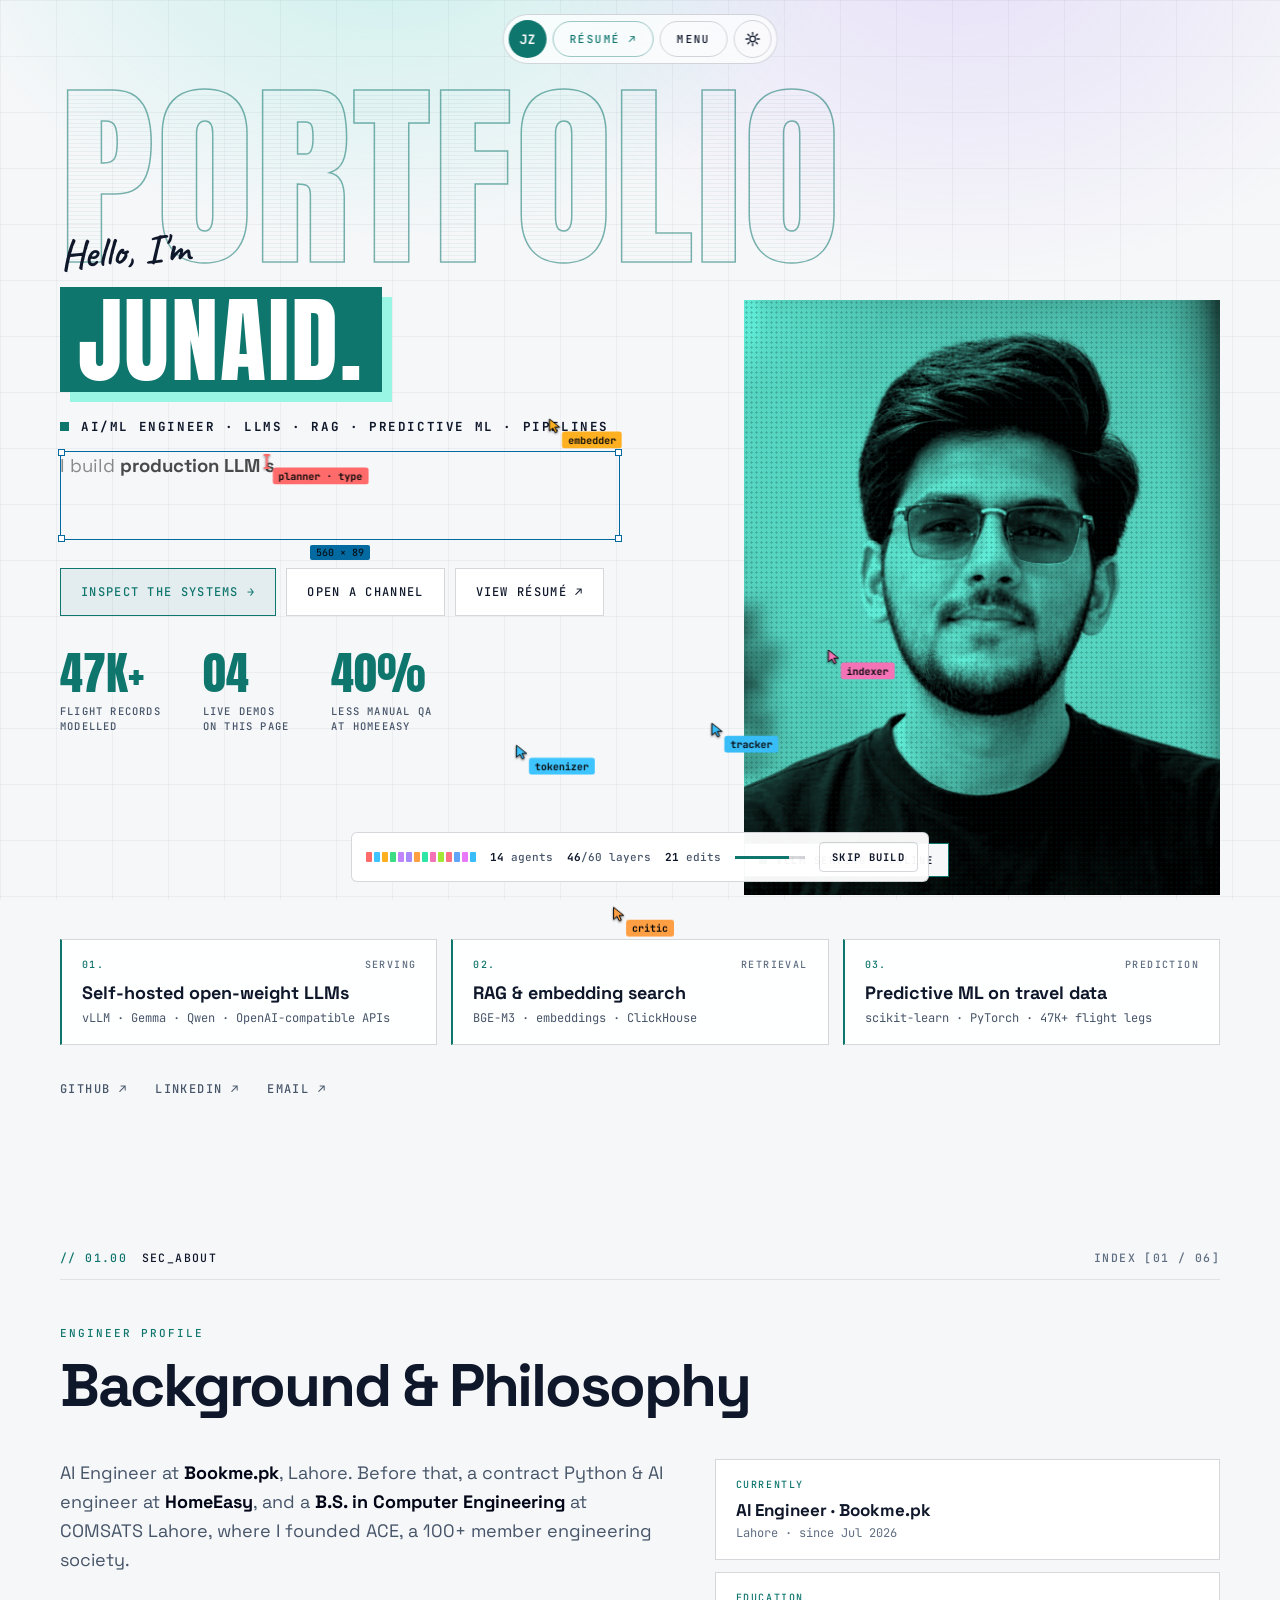
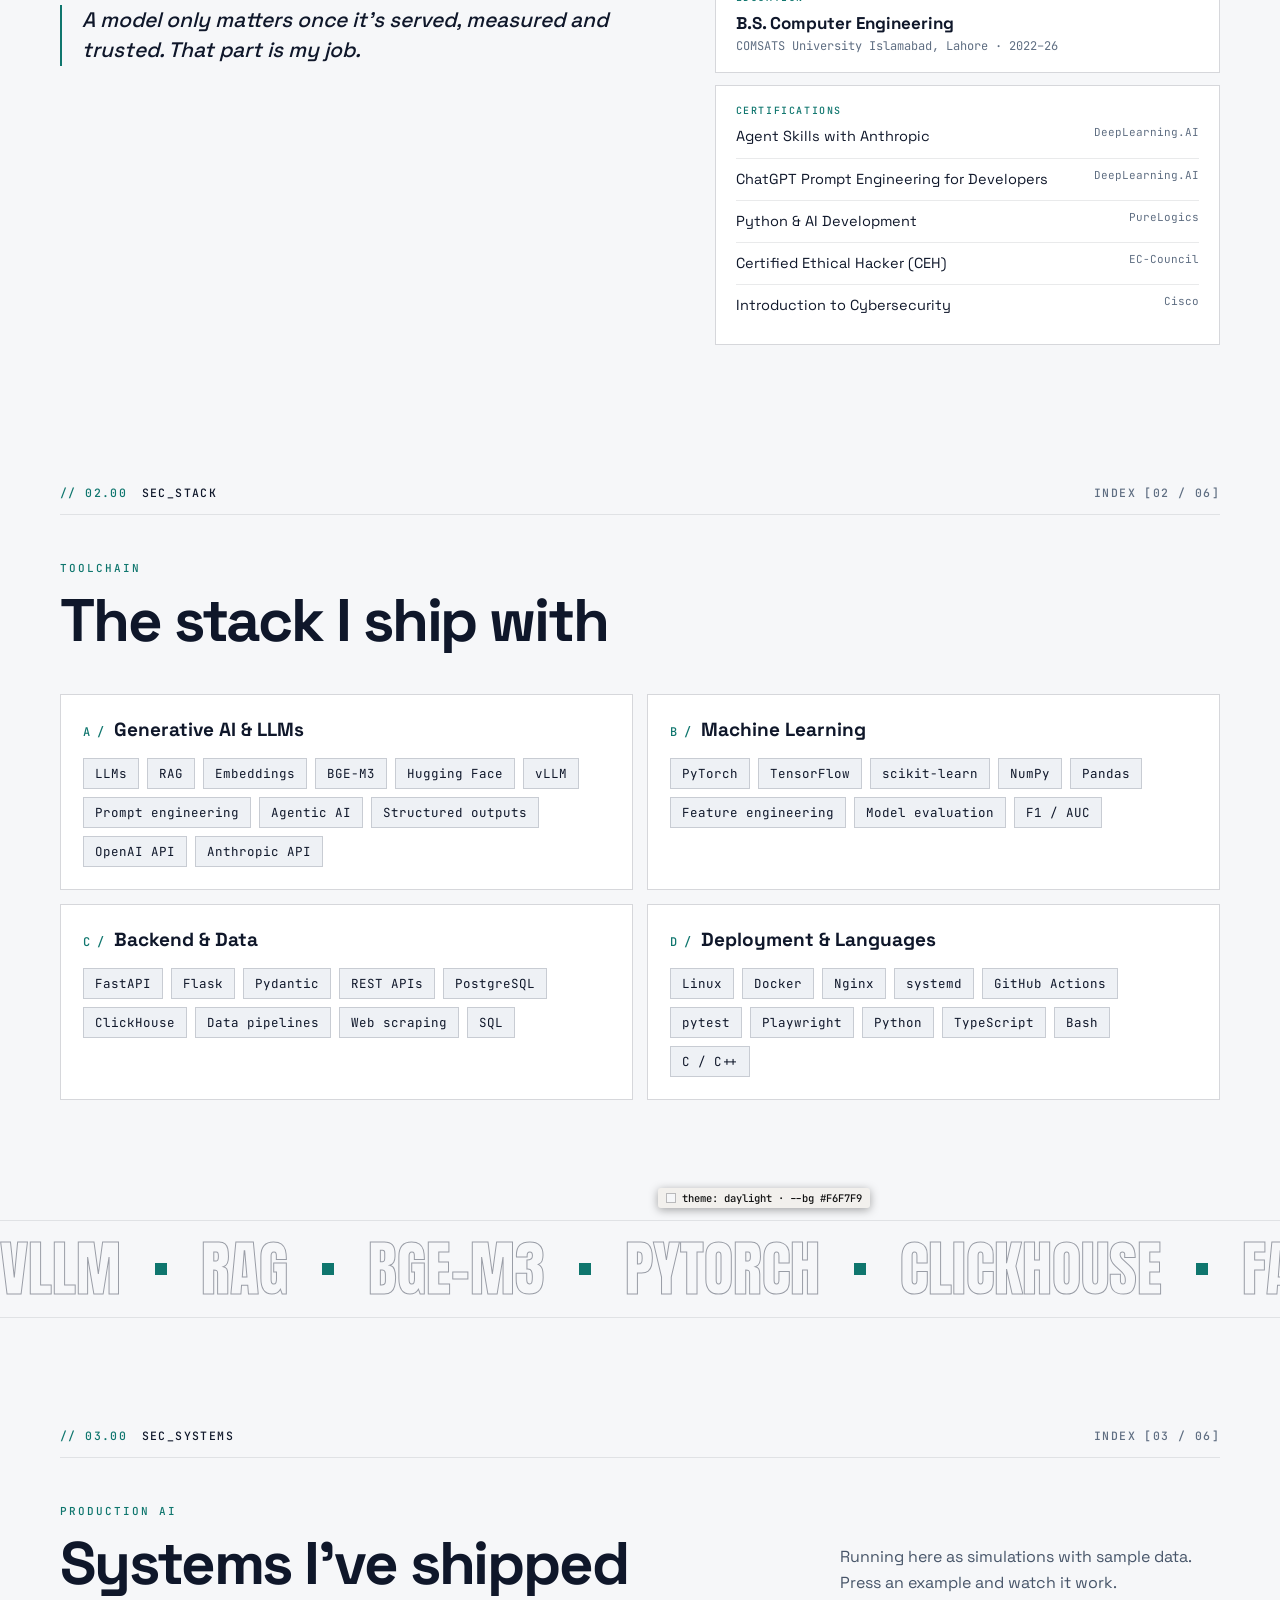
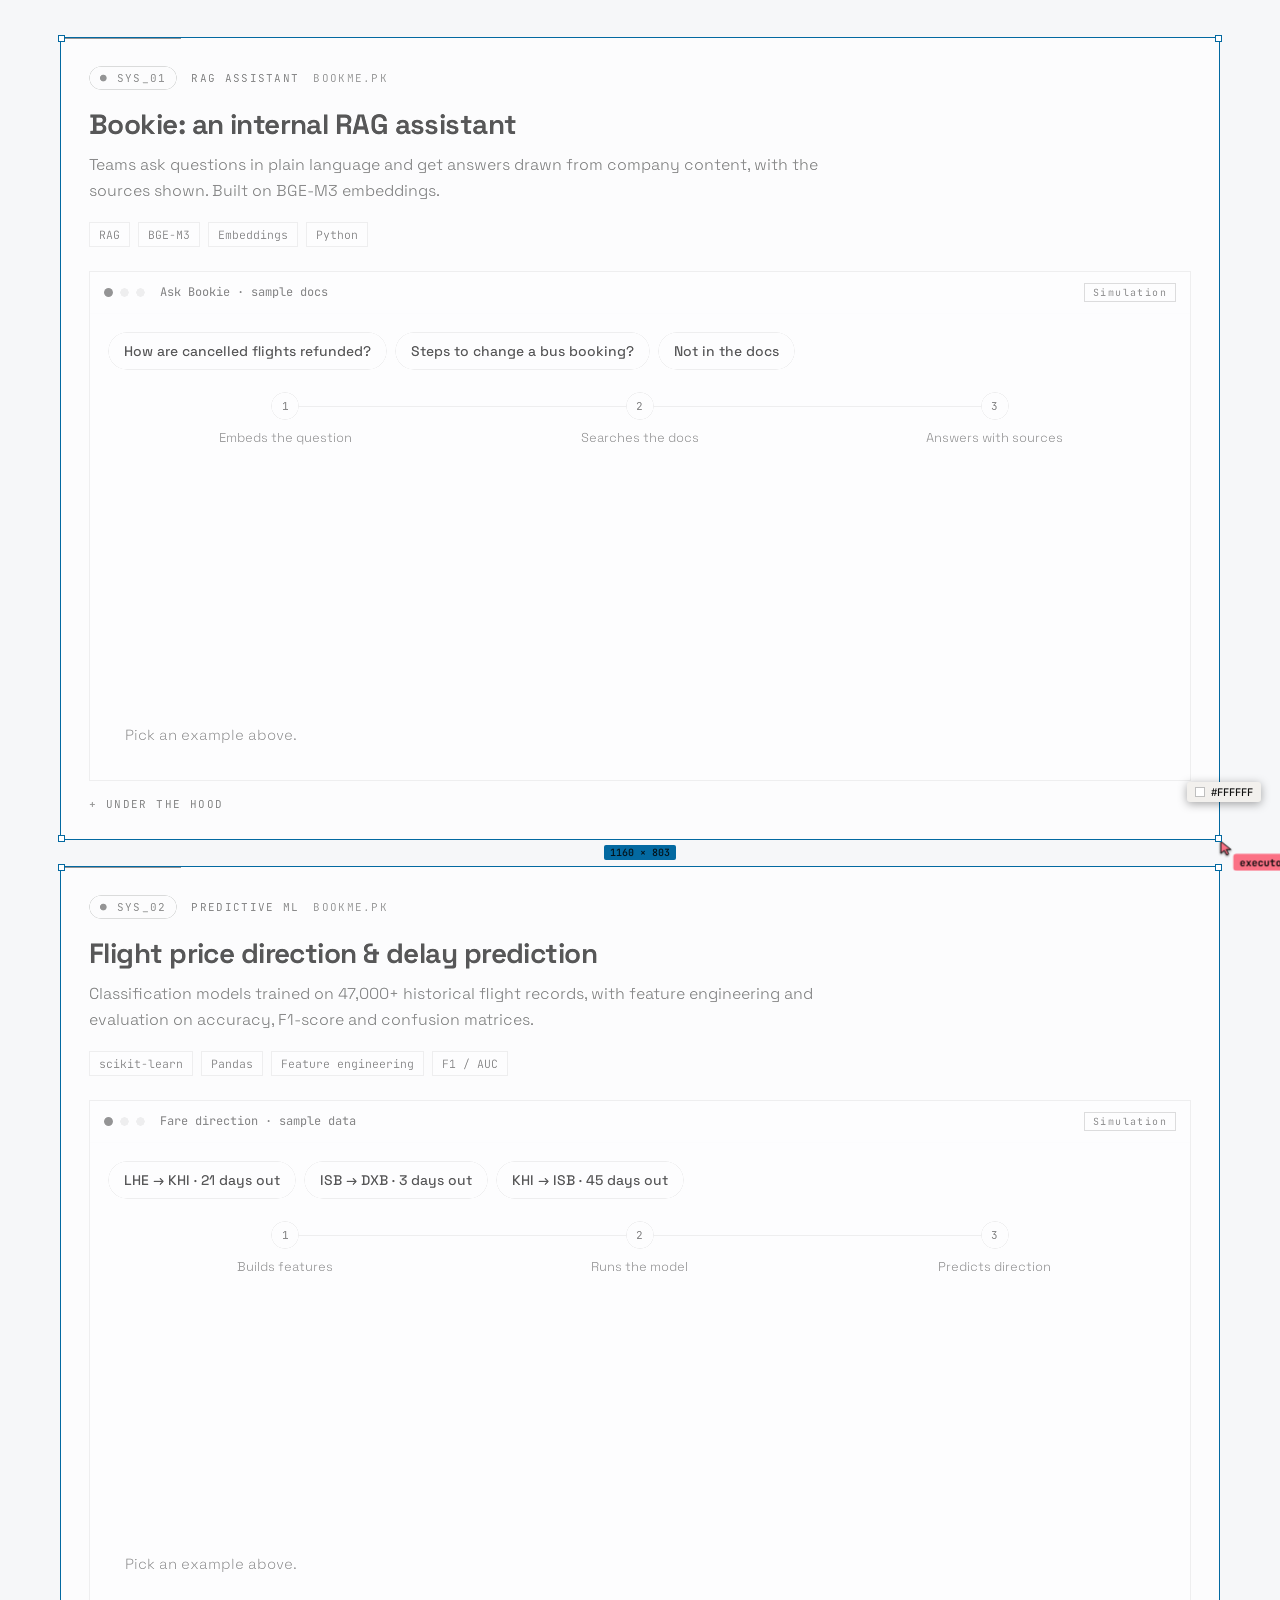
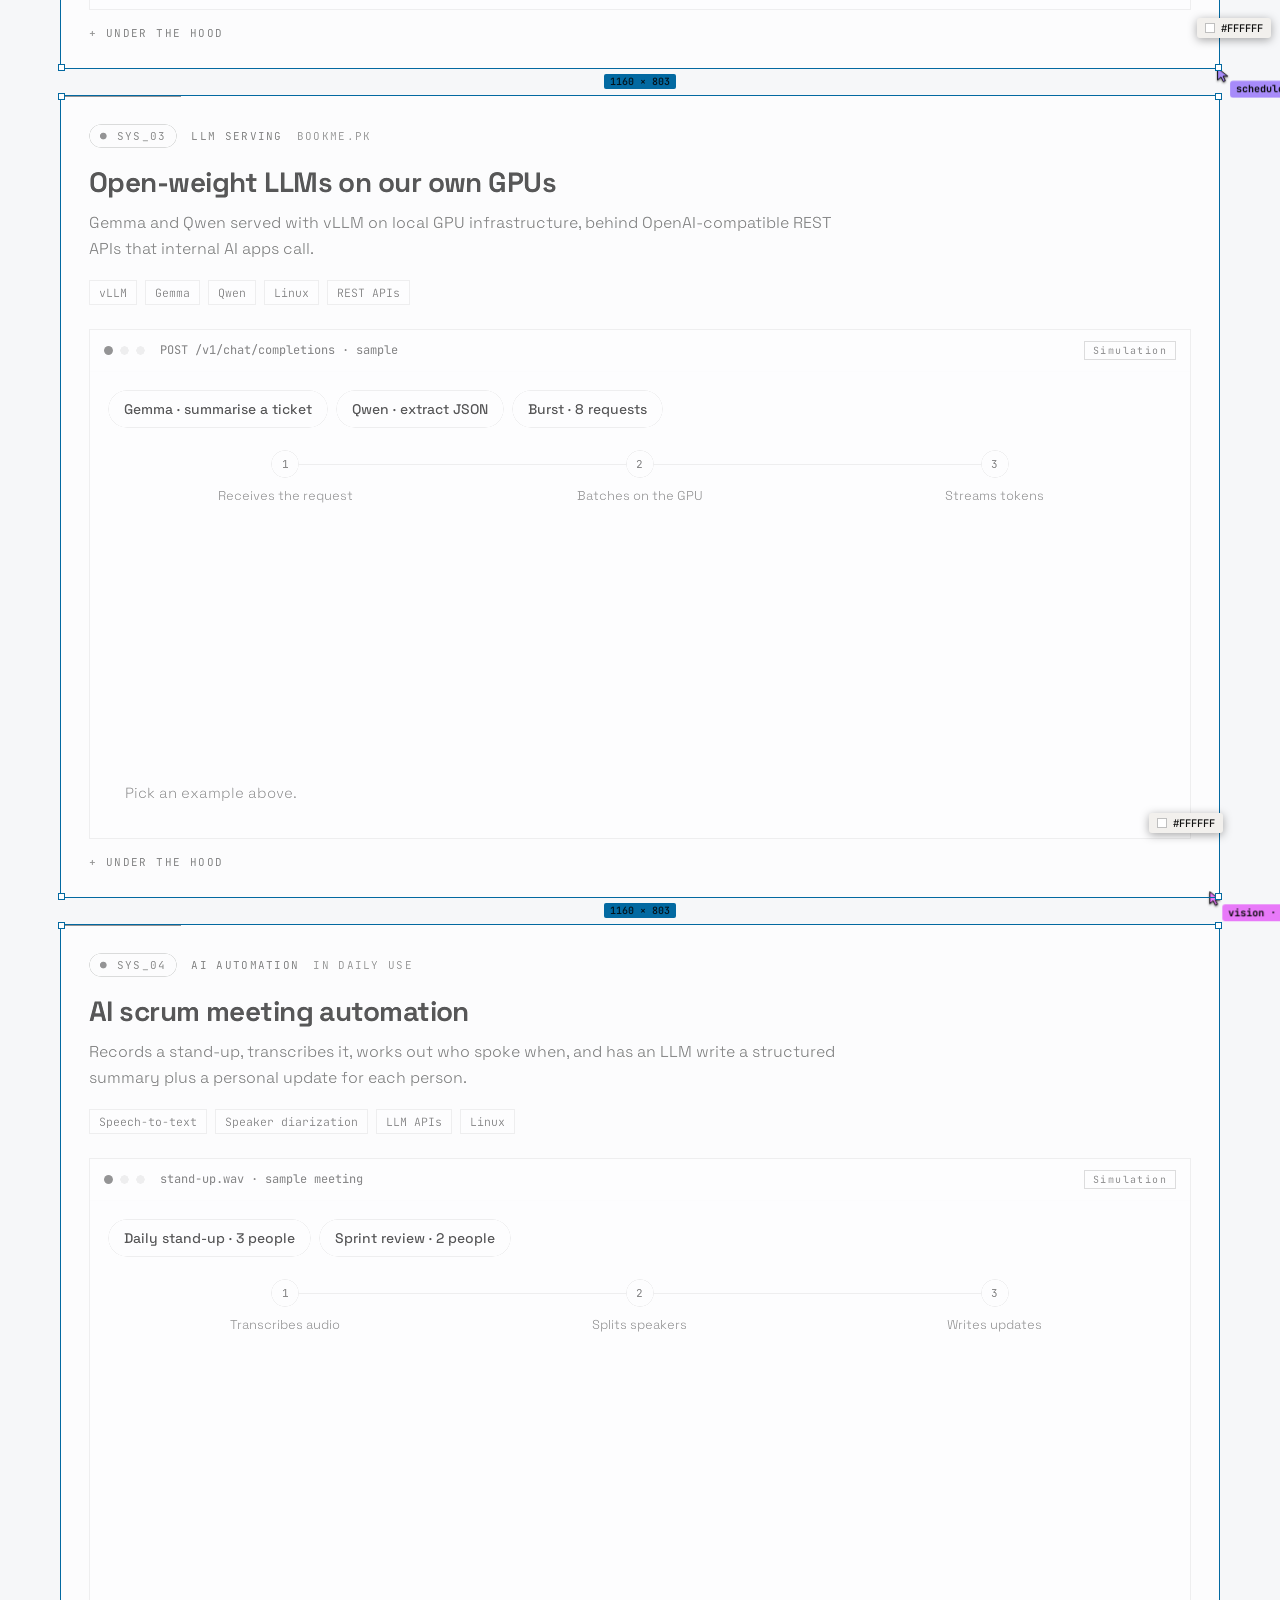
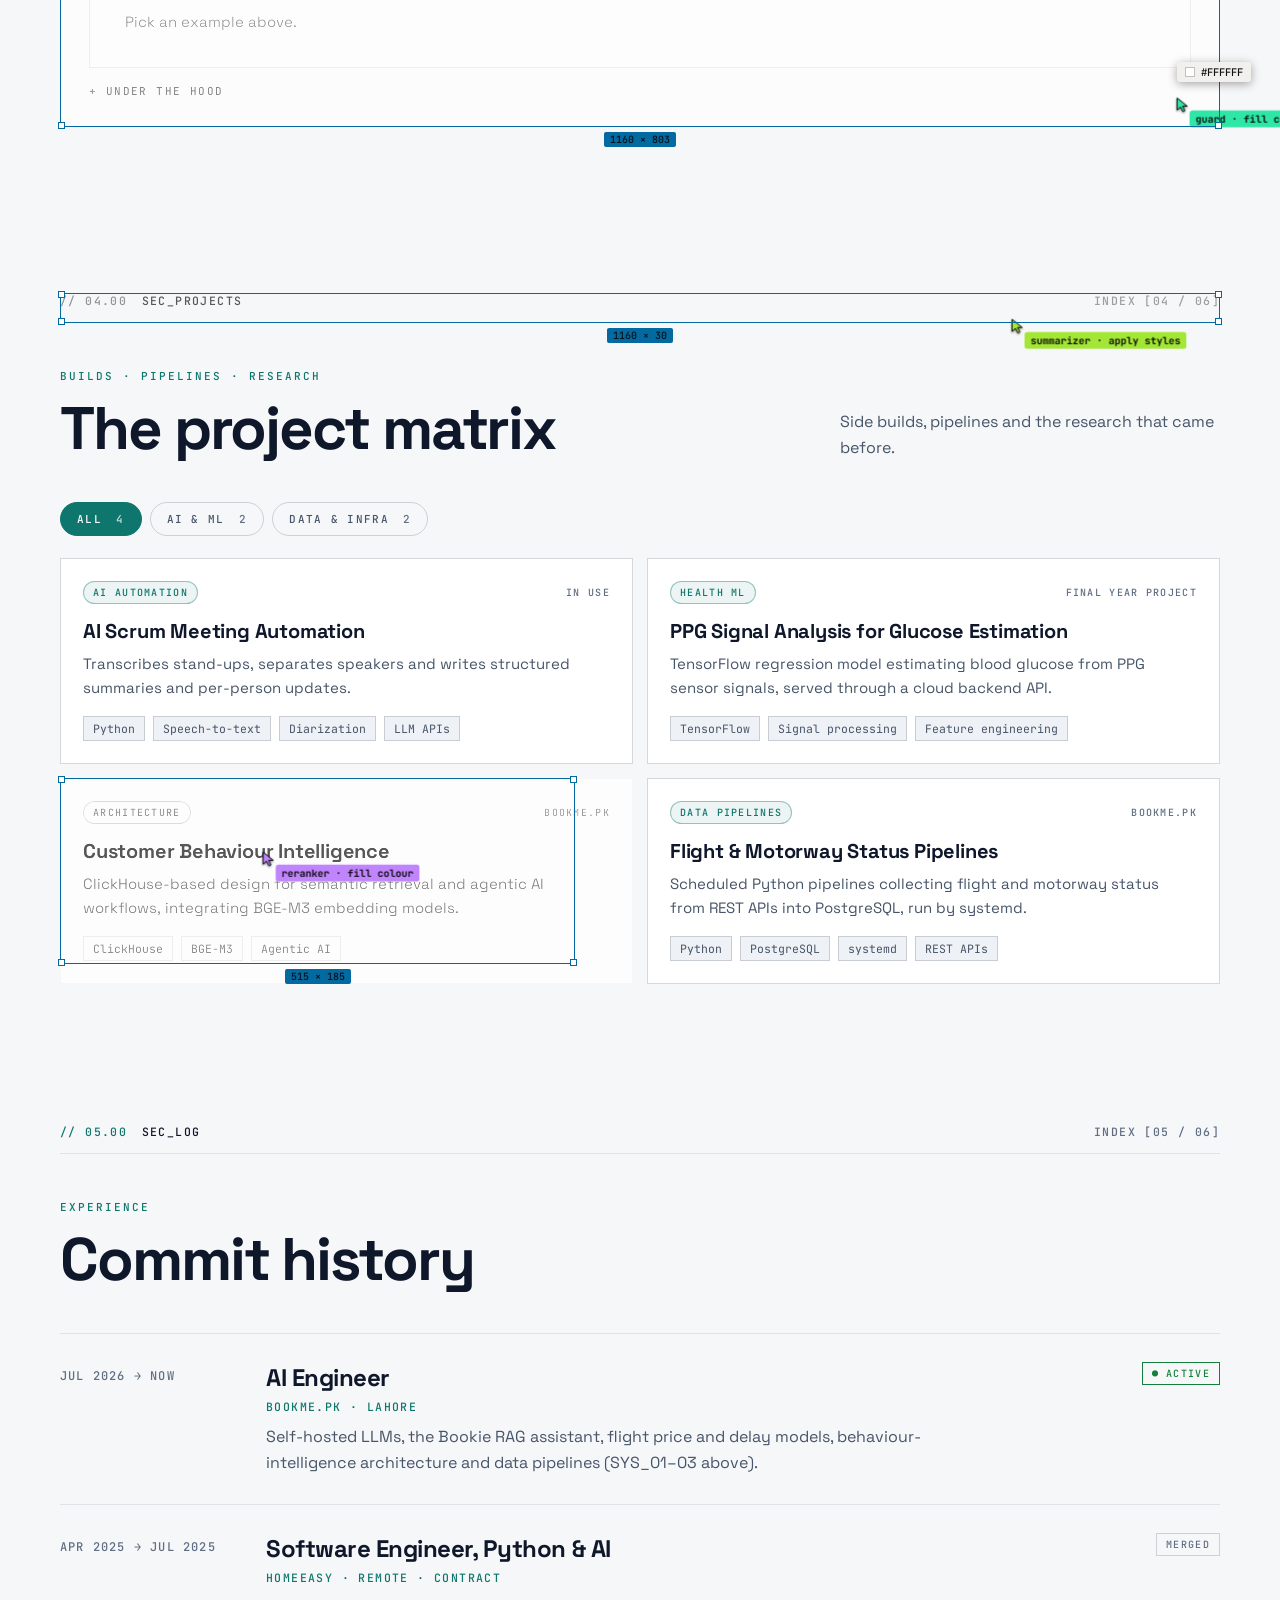
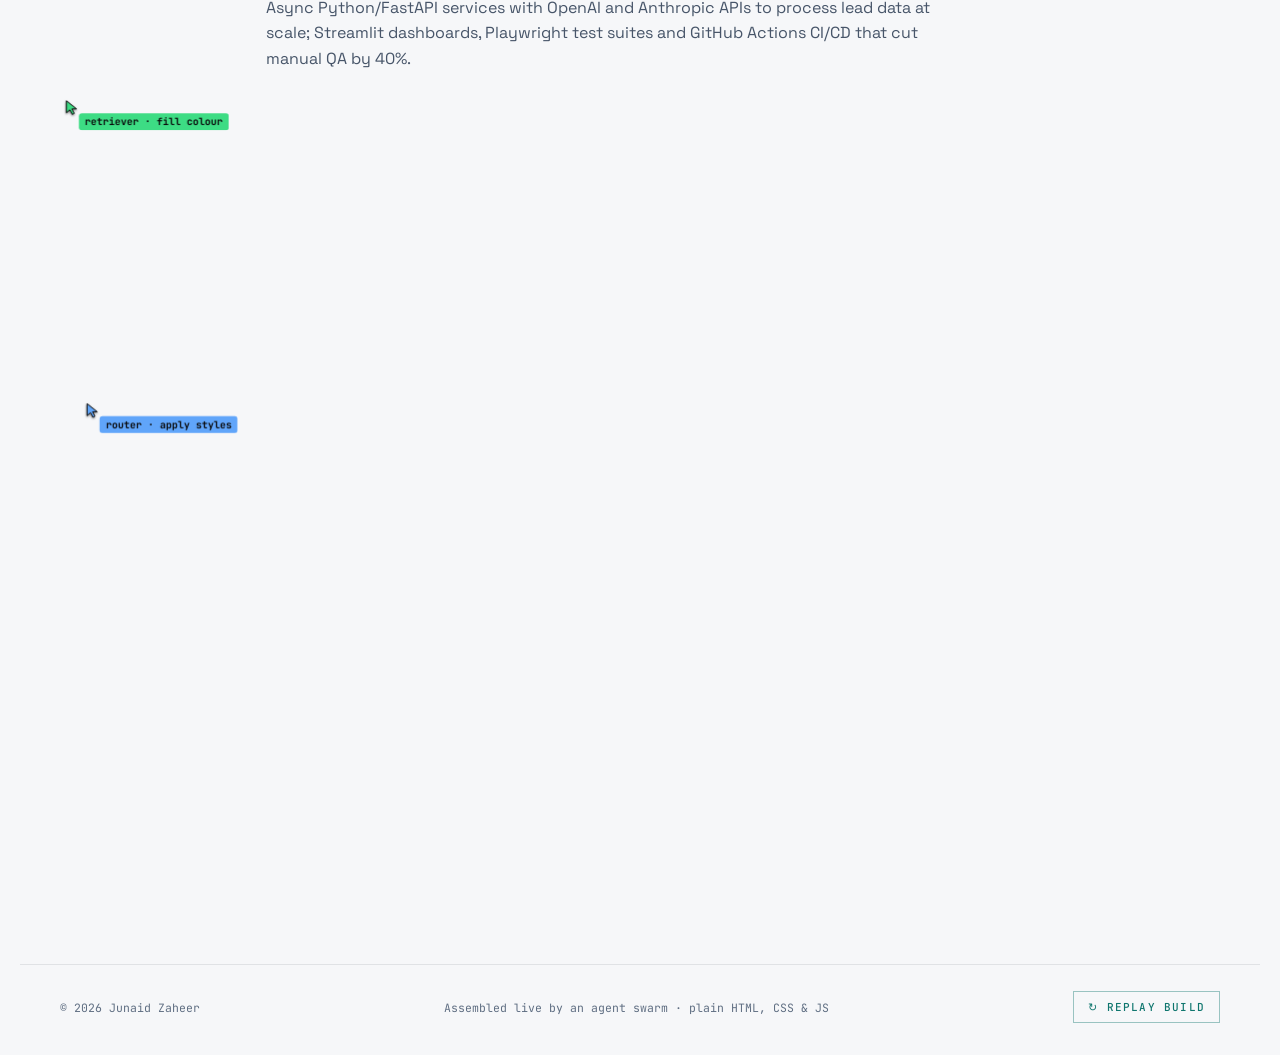
<file: index.html>
<!DOCTYPE html>
<html lang="en">
<head>
<meta charset="utf-8">
<meta name="viewport" content="width=device-width, initial-scale=1">
<title>Junaid Zaheer — AI / ML Engineer</title>
<meta name="description" content="Junaid Zaheer, AI/ML engineer in Lahore. Self-hosted LLMs, RAG assistants, predictive ML and data pipelines.">
<meta name="theme-color" content="#0a0a0b">
<link rel="icon" href="data:image/svg+xml,%3Csvg xmlns='http://www.w3.org/2000/svg' viewBox='0 0 64 64'%3E%3Ccircle cx='32' cy='32' r='32' fill='%23ff2d2d'/%3E%3Ctext x='32' y='42' font-family='monospace' font-weight='700' font-size='26' text-anchor='middle' fill='white'%3EJZ%3C/text%3E%3C/svg%3E">
<link rel="preconnect" href="https://fonts.googleapis.com">
<link rel="preconnect" href="https://fonts.gstatic.com" crossorigin>
<link href="https://fonts.googleapis.com/css2?family=Anton&family=Caveat:wght@600&family=JetBrains+Mono:wght@400;500;700&family=Space+Grotesk:wght@400;500;700&display=swap" rel="stylesheet">
<link rel="stylesheet" href="styles.css">
<script>
  // Pick the colour theme before first paint: saved choice, else the system's light/dark setting.
  (function () {
    var t; try { t = localStorage.getItem('jz-theme'); } catch (e) {}
    if (t !== 'midnight' && t !== 'daylight' && t !== 'signal') t = matchMedia('(prefers-color-scheme: light)').matches ? 'daylight' : 'midnight';
    document.documentElement.dataset.theme = t;
  })();
  // Start the swarm build before first paint, so the finished page never flashes first.
  if (!matchMedia('(prefers-reduced-motion: reduce)').matches) document.documentElement.classList.add('swarm-on', 'draft');
</script>
</head>
<body>
<a class="skip" href="#main">Skip to content</a>

<!-- ============ NAV ============ -->
<header class="nav" id="nav" data-layer="fill">
  <a class="nav-mark" href="#top" aria-label="Back to top">JZ</a>
  <a class="nav-cv" href="assets/Junaid-Zaheer-Resume.pdf" target="_blank" rel="noopener">Résumé ↗</a>
  <button class="nav-menu" id="menuBtn" type="button" aria-expanded="false" aria-controls="menuPanel">Menu</button>
  <button class="nav-theme" id="themeBtn" type="button" aria-label="Colour theme">
    <svg class="ic-midnight" viewBox="0 0 24 24" aria-hidden="true"><path d="M20 14.5A8 8 0 0 1 9.5 4a8 8 0 1 0 10.5 10.5z"/></svg>
    <svg class="ic-daylight" viewBox="0 0 24 24" aria-hidden="true"><circle cx="12" cy="12" r="4.2"/><path d="M12 2v3M12 19v3M2 12h3M19 12h3M4.9 4.9l2.1 2.1M17 17l2.1 2.1M4.9 19.1 7 17M17 7l2.1-2.1"/></svg>
    <svg class="ic-signal" viewBox="0 0 24 24" aria-hidden="true"><rect x="6" y="6" width="12" height="12"/></svg>
  </button>
  <nav class="menu-panel" id="menuPanel" aria-label="Sections" hidden>
    <a href="#about"><span>01</span>About</a>
    <a href="#stack"><span>02</span>Stack</a>
    <a href="#systems"><span>03</span>Systems</a>
    <a href="#lab"><span>04</span>Projects</a>
    <a href="#log"><span>05</span>Experience</a>
    <a href="#contact"><span>06</span>Contact</a>
  </nav>
</header>

<main id="main">

<!-- ============ HERO ============ -->
<section class="hero wrap" id="top">
  <div class="giant-wrap" data-layer><p class="giant" aria-hidden="true">PORTFOLIO</p></div>

  <div class="hero-grid">
    <div class="hero-copy">
      <p class="hello" data-layer="type">Hello, I'm</p>
      <h1 class="name" data-layer="fill"><span>JUNAID.</span></h1>
      <p class="role" data-layer="type"><i class="sq"></i>AI/ML Engineer · LLMs · RAG · Predictive ML · Pipelines</p>
      <p class="lead" data-layer="type">I build <strong>production LLM systems</strong> (self-hosted models, RAG assistants)
        and <strong>predictive models</strong> on real travel data, plus the pipelines that keep them fed.</p>
      <div class="cta" data-layer>
        <a class="btn btn-red" href="#systems">Inspect the systems →</a>
        <a class="btn" href="#contact">Open a channel</a>
        <a class="btn" href="assets/Junaid-Zaheer-Resume.pdf" target="_blank" rel="noopener">View résumé ↗</a>
      </div>
      <dl class="stats">
        <div data-layer><dt>47K+</dt><dd>flight records<br>modelled</dd></div>
        <div data-layer><dt>04</dt><dd>live demos<br>on this page</dd></div>
        <div data-layer><dt>40%</dt><dd>less manual QA<br>at HomeEasy</dd></div>
      </dl>
    </div>

    <figure class="portrait" data-layer="image">
      <img src="assets/portrait.webp" alt="Junaid Zaheer" width="600" height="600">
      <figcaption class="status"><i></i>vLLM serving · online</figcaption>
    </figure>
  </div>

  <div class="pillars">
    <article class="pillar" data-layer="fill">
      <p class="pillar-top"><span>01.</span><span>Serving</span></p>
      <h3>Self-hosted open-weight LLMs</h3>
      <p>vLLM · Gemma · Qwen · OpenAI-compatible APIs</p>
    </article>
    <article class="pillar" data-layer="fill">
      <p class="pillar-top"><span>02.</span><span>Retrieval</span></p>
      <h3>RAG &amp; embedding search</h3>
      <p>BGE-M3 · embeddings · ClickHouse</p>
    </article>
    <article class="pillar" data-layer="fill">
      <p class="pillar-top"><span>03.</span><span>Prediction</span></p>
      <h3>Predictive ML on travel data</h3>
      <p>scikit-learn · PyTorch · 47K+ flight legs</p>
    </article>
  </div>

  <ul class="socials" data-layer>
    <li><a href="https://github.com/Junii-2311" target="_blank" rel="noopener">GitHub ↗</a></li>
    <li><a href="https://linkedin.com/in/junaid-zaheer" target="_blank" rel="noopener">LinkedIn ↗</a></li>
    <li><a href="mailto:junaidzaheer2311@gmail.com">Email ↗</a></li>
  </ul>
</section>

<!-- ============ 01 ABOUT ============ -->
<section class="sec wrap" id="about">
  <div class="sec-label" data-layer><span><b>// 01.00</b> SEC_ABOUT</span><span>INDEX [01 / 06]</span></div>
  <p class="kicker" data-layer="type">Engineer profile</p>
  <h2 data-layer="type">Background &amp; Philosophy</h2>
  <div class="about-grid">
    <div class="about-copy">
      <p data-layer="type">AI Engineer at <strong>Bookme.pk</strong>, Lahore. Before that, a contract Python &amp; AI engineer at
        <strong>HomeEasy</strong>, and a <strong>B.S. in Computer Engineering</strong> at COMSATS Lahore, where I founded ACE,
        a 100+ member engineering society.</p>
      <blockquote data-layer="type">A model only matters once it's served, measured and trusted. That part is my job.</blockquote>
    </div>
    <div class="about-cards">
      <div class="info-card" data-layer="fill">
        <p class="info-label">Currently</p>
        <p class="info-title">AI Engineer · Bookme.pk</p>
        <p class="info-meta">Lahore · since Jul 2026</p>
      </div>
      <div class="info-card" data-layer="fill">
        <p class="info-label">Education</p>
        <p class="info-title">B.S. Computer Engineering</p>
        <p class="info-meta">COMSATS University Islamabad, Lahore · 2022–26</p>
      </div>
      <div class="info-card" data-layer="fill">
        <p class="info-label">Certifications</p>
        <ul class="certs">
          <li>Agent Skills with Anthropic <span>DeepLearning.AI</span></li>
          <li>ChatGPT Prompt Engineering for Developers <span>DeepLearning.AI</span></li>
          <li>Python &amp; AI Development <span>PureLogics</span></li>
          <li>Certified Ethical Hacker (CEH) <span>EC-Council</span></li>
          <li>Introduction to Cybersecurity <span>Cisco</span></li>
        </ul>
      </div>
    </div>
  </div>
</section>

<!-- ============ 02 STACK ============ -->
<section class="sec wrap" id="stack">
  <div class="sec-label" data-layer><span><b>// 02.00</b> SEC_STACK</span><span>INDEX [02 / 06]</span></div>
  <p class="kicker" data-layer="type">Toolchain</p>
  <h2 data-layer="type">The stack I ship with</h2>
  <div class="stack-grid">
    <div class="stack-card" data-layer="fill"><h3><span>A /</span>Generative AI &amp; LLMs</h3>
      <ul class="chips"><li>LLMs</li><li>RAG</li><li>Embeddings</li><li>BGE-M3</li><li>Hugging Face</li><li>vLLM</li><li>Prompt engineering</li><li>Agentic AI</li><li>Structured outputs</li><li>OpenAI API</li><li>Anthropic API</li></ul></div>
    <div class="stack-card" data-layer="fill"><h3><span>B /</span>Machine Learning</h3>
      <ul class="chips"><li>PyTorch</li><li>TensorFlow</li><li>scikit-learn</li><li>NumPy</li><li>Pandas</li><li>Feature engineering</li><li>Model evaluation</li><li>F1 / AUC</li></ul></div>
    <div class="stack-card" data-layer="fill"><h3><span>C /</span>Backend &amp; Data</h3>
      <ul class="chips"><li>FastAPI</li><li>Flask</li><li>Pydantic</li><li>REST APIs</li><li>PostgreSQL</li><li>ClickHouse</li><li>Data pipelines</li><li>Web scraping</li><li>SQL</li></ul></div>
    <div class="stack-card" data-layer="fill"><h3><span>D /</span>Deployment &amp; Languages</h3>
      <ul class="chips"><li>Linux</li><li>Docker</li><li>Nginx</li><li>systemd</li><li>GitHub Actions</li><li>pytest</li><li>Playwright</li><li>Python</li><li>TypeScript</li><li>Bash</li><li>C / C++</li></ul></div>
  </div>
</section>
<div class="ticker" data-layer aria-hidden="true">
  <div class="ticker-track">
    <span>vLLM</span><i></i><span>RAG</span><i></i><span>BGE-M3</span><i></i><span>PyTorch</span><i></i><span>ClickHouse</span><i></i><span>FastAPI</span><i></i><span>Gemma</span><i></i><span>Qwen</span><i></i><span>scikit-learn</span><i></i><span>PostgreSQL</span><i></i>
    <span>vLLM</span><i></i><span>RAG</span><i></i><span>BGE-M3</span><i></i><span>PyTorch</span><i></i><span>ClickHouse</span><i></i><span>FastAPI</span><i></i><span>Gemma</span><i></i><span>Qwen</span><i></i><span>scikit-learn</span><i></i><span>PostgreSQL</span><i></i>
  </div>
</div>

<!-- ============ 03 SYSTEMS ============ -->
<section class="sec wrap" id="systems">
  <div class="sec-label" data-layer><span><b>// 03.00</b> SEC_SYSTEMS</span><span>INDEX [03 / 06]</span></div>
  <div class="sys-head">
    <div>
      <p class="kicker" data-layer="type">Production AI</p>
      <h2 data-layer="type">Systems I've shipped</h2>
    </div>
    <p class="sys-sub" data-layer="type">Running here as simulations with sample data. Press an example and watch it work.</p>
  </div>

  <article class="system" data-layer="fill">
    <div class="sys-meta"><span class="sys-id">SYS_01</span><span>RAG assistant</span><span class="dim">Bookme.pk</span></div>
    <h3>Bookie: an internal RAG assistant</h3>
    <p>Teams ask questions in plain language and get answers drawn from company content, with the sources shown. Built on BGE-M3 embeddings.</p>
    <ul class="chips sm"><li>RAG</li><li>BGE-M3</li><li>Embeddings</li><li>Python</li></ul>
    <div class="demo" data-demo="rag"></div>
    <details class="hood"><summary>Under the hood</summary>
      <p>Documents are split into chunks and embedded with BGE-M3. A question is embedded the same way, the closest chunks are retrieved and handed to the LLM with an instruction to answer only from them and to cite them. If nothing relevant comes back, it says so instead of guessing.</p>
    </details>
  </article>

  <article class="system" data-layer="fill">
    <div class="sys-meta"><span class="sys-id">SYS_02</span><span>Predictive ML</span><span class="dim">Bookme.pk</span></div>
    <h3>Flight price direction &amp; delay prediction</h3>
    <p>Classification models trained on 47,000+ historical flight records, with feature engineering and evaluation on accuracy, F1-score and confusion matrices.</p>
    <ul class="chips sm"><li>scikit-learn</li><li>Pandas</li><li>Feature engineering</li><li>F1 / AUC</li></ul>
    <div class="demo" data-demo="fare"></div>
    <details class="hood"><summary>Under the hood</summary>
      <p>Each flight leg becomes a row of features (days to departure, weekday, recent fare movement, route and season signals). A classifier predicts whether the fare will rise, stay flat or drop, and is judged on held-out data with F1 and a confusion matrix, not just accuracy.</p>
    </details>
  </article>

  <article class="system" data-layer="fill">
    <div class="sys-meta"><span class="sys-id">SYS_03</span><span>LLM serving</span><span class="dim">Bookme.pk</span></div>
    <h3>Open-weight LLMs on our own GPUs</h3>
    <p>Gemma and Qwen served with vLLM on local GPU infrastructure, behind OpenAI-compatible REST APIs that internal AI apps call.</p>
    <ul class="chips sm"><li>vLLM</li><li>Gemma</li><li>Qwen</li><li>Linux</li><li>REST APIs</li></ul>
    <div class="demo" data-demo="serve"></div>
    <details class="hood"><summary>Under the hood</summary>
      <p>vLLM batches concurrent requests on the GPU and streams tokens back as they are generated. Because the API is OpenAI-compatible, an internal app can switch between models by changing one field.</p>
    </details>
  </article>

  <article class="system" data-layer="fill">
    <div class="sys-meta"><span class="sys-id">SYS_04</span><span>AI automation</span><span class="dim">In daily use</span></div>
    <h3>AI scrum meeting automation</h3>
    <p>Records a stand-up, transcribes it, works out who spoke when, and has an LLM write a structured summary plus a personal update for each person.</p>
    <ul class="chips sm"><li>Speech-to-text</li><li>Speaker diarization</li><li>LLM APIs</li><li>Linux</li></ul>
    <div class="demo" data-demo="scrum"></div>
    <details class="hood"><summary>Under the hood</summary>
      <p>Audio goes through speech-to-text, then speaker diarization splits the transcript by voice. An LLM turns each person's lines into a structured update (done, next, blockers) with a fixed output schema.</p>
    </details>
  </article>
  <noscript><p class="sys-sub">The demos need JavaScript.</p></noscript>
</section>

<!-- ============ 04 PROJECTS ============ -->
<section class="sec wrap" id="lab">
  <div class="sec-label" data-layer><span><b>// 04.00</b> SEC_PROJECTS</span><span>INDEX [04 / 06]</span></div>
  <div class="sys-head">
    <div>
      <p class="kicker" data-layer="type">Builds · pipelines · research</p>
      <h2 data-layer="type">The project matrix</h2>
    </div>
    <p class="sys-sub" data-layer="type">Side builds, pipelines and the research that came before.</p>
  </div>
  <div class="filters" data-layer role="group" aria-label="Filter projects">
    <button type="button" class="is-on" data-filter="all">All <span>4</span></button>
    <button type="button" data-filter="ai">AI &amp; ML <span>2</span></button>
    <button type="button" data-filter="data">Data &amp; infra <span>2</span></button>
  </div>
  <div class="matrix">
    <article class="proj" data-cat="ai" data-layer="fill">
      <div class="proj-top"><span class="tag">AI automation</span><span class="kind">In use</span></div>
      <h3>AI Scrum Meeting Automation</h3>
      <p>Transcribes stand-ups, separates speakers and writes structured summaries and per-person updates.</p>
      <ul class="chips sm"><li>Python</li><li>Speech-to-text</li><li>Diarization</li><li>LLM APIs</li></ul>
    </article>
    <article class="proj" data-cat="ai" data-layer="fill">
      <div class="proj-top"><span class="tag">Health ML</span><span class="kind">Final year project</span></div>
      <h3>PPG Signal Analysis for Glucose Estimation</h3>
      <p>TensorFlow regression model estimating blood glucose from PPG sensor signals, served through a cloud backend API.</p>
      <ul class="chips sm"><li>TensorFlow</li><li>Signal processing</li><li>Feature engineering</li></ul>
    </article>
    <article class="proj" data-cat="data" data-layer="fill">
      <div class="proj-top"><span class="tag">Architecture</span><span class="kind">Bookme.pk</span></div>
      <h3>Customer Behaviour Intelligence</h3>
      <p>ClickHouse-based design for semantic retrieval and agentic AI workflows, integrating BGE-M3 embedding models.</p>
      <ul class="chips sm"><li>ClickHouse</li><li>BGE-M3</li><li>Agentic AI</li></ul>
    </article>
    <article class="proj" data-cat="data" data-layer="fill">
      <div class="proj-top"><span class="tag">Data pipelines</span><span class="kind">Bookme.pk</span></div>
      <h3>Flight &amp; Motorway Status Pipelines</h3>
      <p>Scheduled Python pipelines collecting flight and motorway status from REST APIs into PostgreSQL, run by systemd.</p>
      <ul class="chips sm"><li>Python</li><li>PostgreSQL</li><li>systemd</li><li>REST APIs</li></ul>
    </article>
  </div>
</section>

<!-- ============ 05 EXPERIENCE ============ -->
<section class="sec wrap" id="log">
  <div class="sec-label" data-layer><span><b>// 05.00</b> SEC_LOG</span><span>INDEX [05 / 06]</span></div>
  <p class="kicker" data-layer="type">Experience</p>
  <h2 data-layer="type">Commit history</h2>
  <ol class="commits">
    <li data-layer="fill">
      <p class="c-date">Jul 2026 → now</p>
      <div class="c-body">
        <h3>AI Engineer</h3>
        <p class="c-org">Bookme.pk · Lahore</p>
        <p>Self-hosted LLMs, the Bookie RAG assistant, flight price and delay models, behaviour-intelligence architecture and data pipelines (SYS_01–03 above).</p>
      </div>
      <span class="c-state live">● Active</span>
    </li>
    <li data-layer="fill">
      <p class="c-date">Apr 2025 → Jul 2025</p>
      <div class="c-body">
        <h3>Software Engineer, Python &amp; AI</h3>
        <p class="c-org">HomeEasy · Remote · Contract</p>
        <p>Async Python/FastAPI services with OpenAI and Anthropic APIs to process lead data at scale; Streamlit dashboards, Playwright test suites and GitHub Actions CI/CD that cut manual QA by 40%.</p>
      </div>
      <span class="c-state">Merged</span>
    </li>
    <li data-layer="fill">
      <p class="c-date">2022 → 2026</p>
      <div class="c-body">
        <h3>President &amp; Founder, ACE</h3>
        <p class="c-org">Ambassadors of Computer Engineering · COMSATS Lahore</p>
        <p>Founded and led a 100+ member engineering society; organised technical workshops and mentored junior engineers.</p>
      </div>
      <span class="c-state">Merged</span>
    </li>
  </ol>
</section>

<!-- ============ 06 CONTACT ============ -->
<section class="sec wrap contact" id="contact">
  <div class="sec-label" data-layer><span><b>// 06.00</b> SEC_CONTACT</span><span>INDEX [06 / 06]</span></div>
  <p class="kicker center" data-layer="type">Open channel</p>
  <h2 class="big" data-layer="type">Let's put a model into production.</h2>
  <p class="contact-sub" data-layer="type">Building with LLMs, retrieval or predictive ML? Let's talk.</p>
  <div class="contact-cta" data-layer>
    <a class="mailbox" href="mailto:junaidzaheer2311@gmail.com"><i>✉</i>junaidzaheer2311@gmail.com</a>
    <a class="btn btn-solid" href="assets/Junaid-Zaheer-Resume.pdf" target="_blank" rel="noopener">View résumé ↗</a>
  </div>
  <ul class="socials center" data-layer>
    <li><a href="https://linkedin.com/in/junaid-zaheer" target="_blank" rel="noopener">LinkedIn ↗</a></li>
    <li><a href="https://github.com/Junii-2311" target="_blank" rel="noopener">GitHub ↗</a></li>
  </ul>
</section>
</main>

<footer class="foot wrap">
  <span>© <span id="yr">2026</span> Junaid Zaheer</span>
  <span>Assembled live by an agent swarm · plain HTML, CSS &amp; JS</span>
  <button type="button" class="replay" id="replay">↻ Replay build</button>
</footer>

<script src="script.js"></script>
</body>
</html>
</file>
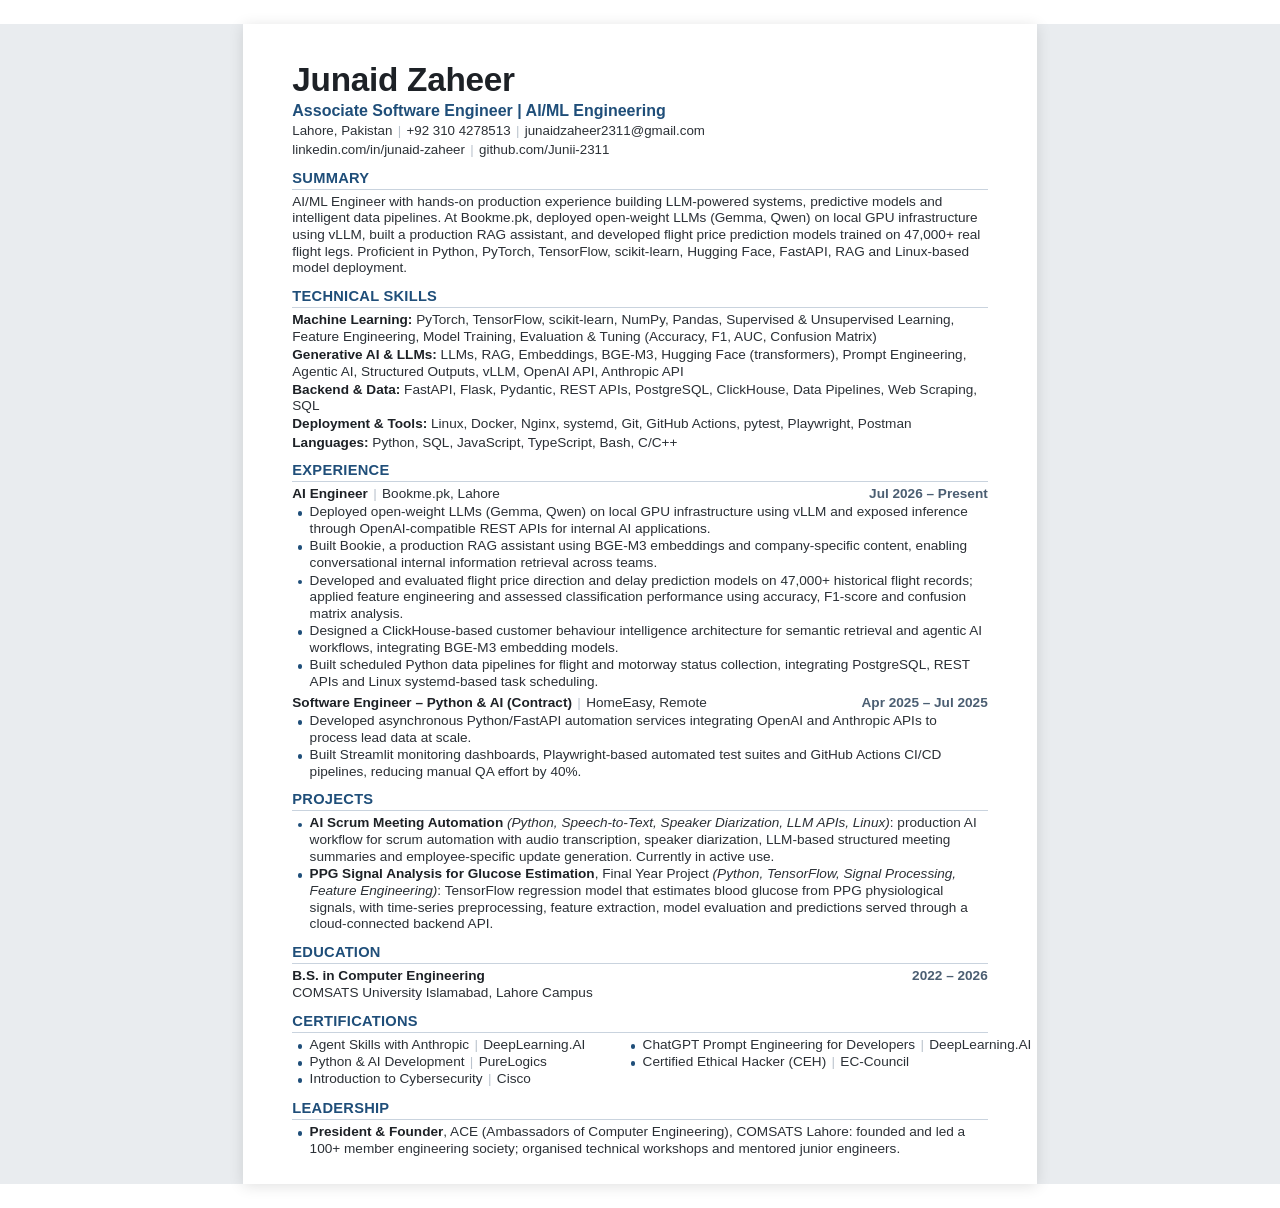
<file: resume/resume.html>
<!DOCTYPE html>
<html lang="en">
<head>
<meta charset="utf-8">
<title>Junaid Zaheer — Resume</title>
<style>
  @page { size: A4; margin: 0; }
  :root {
    --ink: #1d2126;
    --text: #2b3036;
    --muted: #5b6570;
    --sep: #b9c2cc;
    --accent: #1f4e79;
    --date: #4b5e72;
    --rule: #c9d3de;
  }
  * { box-sizing: border-box; margin: 0; padding: 0; }
  html, body { background: #fff; }
  body {
    font-family: Calibri, Carlito, "Segoe UI", Arial, sans-serif;
    font-size: 10.2pt;
    line-height: 1.23;
    color: var(--text);
    -webkit-print-color-adjust: exact;
    print-color-adjust: exact;
  }
  .page { width: 210mm; min-height: 297mm; padding: 10mm 13mm 7mm; }
  a { color: inherit; text-decoration: none; }
  a.lnk { color: var(--accent); }

  /* Header */
  h1 { font-size: 25pt; font-weight: 700; color: var(--ink); line-height: 1.05; letter-spacing: -0.2pt; }
  .title { font-size: 12pt; font-weight: 700; color: var(--accent); margin-top: 3pt; }
  .contact { color: var(--text); margin-top: 2pt; font-size: 10pt; }
  .contact .s { color: var(--sep); padding: 0 4pt; }

  /* Sections */
  h2 {
    font-size: 11pt; font-weight: 700; color: var(--accent); text-transform: uppercase;
    letter-spacing: 0.2pt; margin-top: 7.5pt; padding-bottom: 1.5pt;
    border-bottom: 1pt solid var(--rule); margin-bottom: 3pt;
  }
  p { margin: 0; }
  .skills div { margin-bottom: 1pt; }
  .skills b { color: var(--ink); }

  /* Entries */
  .entry { margin-top: 3pt; }
  .entry:first-of-type { margin-top: 0; }
  .row { display: flex; justify-content: space-between; align-items: baseline; gap: 10pt; }
  .row .l b { color: var(--ink); }
  .row .l .s { color: var(--sep); padding: 0 4pt; }
  .row .r { font-weight: 700; color: var(--date); white-space: nowrap; }
  .sub { color: var(--text); }

  ul { list-style: none; margin-top: 1pt; }
  li { position: relative; padding-left: 13pt; margin-bottom: 0.5pt; }
  li::before {
    content: ""; position: absolute; left: 4pt; top: 0.52em;
    width: 3.6pt; height: 3.6pt; border-radius: 50%; background: var(--accent);
  }
  li b { color: var(--ink); }
  li i { color: var(--text); }
  .certs { display: grid; grid-template-columns: max-content max-content; column-gap: 30pt; }
  .certs li .s { color: var(--sep); padding: 0 4pt; }

  @media screen {
    body { background: #e9ecef; }
    .page { margin: 24px auto; background: #fff; box-shadow: 0 2px 14px rgba(0,0,0,.12); }
  }
</style>
</head>
<body>
<div class="page">

  <header>
    <h1>Junaid Zaheer</h1>
    <div class="title">Associate Software Engineer | AI/ML Engineering</div>
    <div class="contact">
      Lahore, Pakistan<span class="s">|</span>+92 310 4278513<span class="s">|</span><a href="mailto:junaidzaheer2311@gmail.com">junaidzaheer2311@gmail.com</a>
    </div>
    <div class="contact">
      <a href="https://linkedin.com/in/junaid-zaheer">linkedin.com/in/junaid-zaheer</a><span class="s">|</span><a href="https://github.com/Junii-2311">github.com/Junii-2311</a>
    </div>
  </header>

  <h2>Summary</h2>
  <p>AI/ML Engineer with hands-on production experience building LLM-powered systems, predictive models and intelligent
  data pipelines. At Bookme.pk, deployed open-weight LLMs (Gemma, Qwen) on local GPU infrastructure using vLLM, built a
  production RAG assistant, and developed flight price prediction models trained on 47,000+ real flight legs. Proficient in
  Python, PyTorch, TensorFlow, scikit-learn, Hugging Face, FastAPI, RAG and Linux-based model deployment.</p>

  <h2>Technical Skills</h2>
  <div class="skills">
    <div><b>Machine Learning:</b> PyTorch, TensorFlow, scikit-learn, NumPy, Pandas, Supervised &amp; Unsupervised Learning, Feature Engineering, Model Training, Evaluation &amp; Tuning (Accuracy, F1, AUC, Confusion Matrix)</div>
    <div><b>Generative AI &amp; LLMs:</b> LLMs, RAG, Embeddings, BGE-M3, Hugging Face (transformers), Prompt Engineering, Agentic AI, Structured Outputs, vLLM, OpenAI API, Anthropic API</div>
    <div><b>Backend &amp; Data:</b> FastAPI, Flask, Pydantic, REST APIs, PostgreSQL, ClickHouse, Data Pipelines, Web Scraping, SQL</div>
    <div><b>Deployment &amp; Tools:</b> Linux, Docker, Nginx, systemd, Git, GitHub Actions, pytest, Playwright, Postman</div>
    <div><b>Languages:</b> Python, SQL, JavaScript, TypeScript, Bash, C/C++</div>
  </div>

  <h2>Experience</h2>
  <div class="entry">
    <div class="row"><span class="l"><b>AI Engineer</b><span class="s">|</span>Bookme.pk, Lahore</span><span class="r">Jul 2026 – Present</span></div>
    <ul>
      <li>Deployed open-weight LLMs (Gemma, Qwen) on local GPU infrastructure using vLLM and exposed inference through OpenAI-compatible REST APIs for internal AI applications.</li>
      <li>Built Bookie, a production RAG assistant using BGE-M3 embeddings and company-specific content, enabling conversational internal information retrieval across teams.</li>
      <li>Developed and evaluated flight price direction and delay prediction models on 47,000+ historical flight records; applied feature engineering and assessed classification performance using accuracy, F1-score and confusion matrix analysis.</li>
      <li>Designed a ClickHouse-based customer behaviour intelligence architecture for semantic retrieval and agentic AI workflows, integrating BGE-M3 embedding models.</li>
      <li>Built scheduled Python data pipelines for flight and motorway status collection, integrating PostgreSQL, REST APIs and Linux systemd-based task scheduling.</li>
    </ul>
  </div>
  <div class="entry">
    <div class="row"><span class="l"><b>Software Engineer – Python &amp; AI (Contract)</b><span class="s">|</span>HomeEasy, Remote</span><span class="r">Apr 2025 – Jul 2025</span></div>
    <ul>
      <li>Developed asynchronous Python/FastAPI automation services integrating OpenAI and Anthropic APIs to process lead data at scale.</li>
      <li>Built Streamlit monitoring dashboards, Playwright-based automated test suites and GitHub Actions CI/CD pipelines, reducing manual QA effort by 40%.</li>
    </ul>
  </div>

  <h2>Projects</h2>
  <ul>
    <li><b>AI Scrum Meeting Automation</b> <i>(Python, Speech-to-Text, Speaker Diarization, LLM APIs, Linux)</i>: production AI workflow for scrum automation with audio transcription, speaker diarization, LLM-based structured meeting summaries and employee-specific update generation. Currently in active use.</li>
    <li><b>PPG Signal Analysis for Glucose Estimation</b>, Final Year Project <i>(Python, TensorFlow, Signal Processing, Feature Engineering)</i>: TensorFlow regression model that estimates blood glucose from PPG physiological signals, with time-series preprocessing, feature extraction, model evaluation and predictions served through a cloud-connected backend API.</li>
  </ul>

  <h2>Education</h2>
  <div class="entry">
    <div class="row"><span class="l"><b>B.S. in Computer Engineering</b></span><span class="r">2022 – 2026</span></div>
    <div class="sub">COMSATS University Islamabad, Lahore Campus</div>
  </div>

  <h2>Certifications</h2>
  <ul class="certs">
    <li>Agent Skills with Anthropic<span class="s">|</span>DeepLearning.AI</li>
    <li>ChatGPT Prompt Engineering for Developers<span class="s">|</span>DeepLearning.AI</li>
    <li>Python &amp; AI Development<span class="s">|</span>PureLogics</li>
    <li>Certified Ethical Hacker (CEH)<span class="s">|</span>EC-Council</li>
    <li>Introduction to Cybersecurity<span class="s">|</span>Cisco</li>
  </ul>

  <h2>Leadership</h2>
  <ul>
    <li><b>President &amp; Founder</b>, ACE (Ambassadors of Computer Engineering), COMSATS Lahore: founded and led a 100+ member engineering society; organised technical workshops and mentored junior engineers.</li>
  </ul>

</div>
</body>
</html>
</file>
<file: styles.css>
/* =========================================================
   Junaid Zaheer — portfolio
   Blueprint layout in three themes (midnight, daylight, signal), built live by an agent swarm.
   ========================================================= */
/* Themes. Every colour on the page comes from these variables.
   :root        = Signal (the original red/black). Also the no-JavaScript fallback.
   midnight     = deep navy, teal accent, violet glow (default).
   daylight     = light mode of midnight. */
:root {
  --bg: #0a0a0b;
  --bg-2: #0e0e10;
  --panel: #121214;
  --panel-2: #18181b;
  --panel-a: rgba(18, 18, 20, 0.88);
  --glass: rgba(14, 14, 16, 0.78);
  --glass-2: rgba(14, 14, 16, 0.95);
  --line: rgba(255, 255, 255, 0.08);
  --line-2: rgba(255, 255, 255, 0.15);
  --grid: rgba(255, 255, 255, 0.035);
  --hatch: rgba(255, 255, 255, 0.06);
  --text: #f2f0ed;
  --strong: #fff;
  --muted: #a3a09b;
  --dim: #6f6c68;
  --accent: #ff2d2d;
  --accent-2: #d61e1e;
  --accent-soft: rgba(255, 45, 45, 0.1);
  --accent-line: rgba(255, 45, 45, 0.35);
  --accent-shadow: #5a0b0b;
  --on-accent: #fff;
  --bloom: radial-gradient(900px 600px at 50% -8%, rgba(255, 45, 45, 0.16), transparent 65%);
  --giant-stroke: rgba(255, 45, 45, 0.75);
  --giant-fill: rgba(255, 45, 45, 0.07);
  --ticker-stroke: rgba(242, 240, 237, 0.55);
  --portrait-bg: var(--accent);
  --portrait-ink: #4c0606;
  --halftone: rgba(0, 0, 0, 0.35);
  --shadow: 0 10px 40px -12px rgba(0, 0, 0, 0.8);
  --draft: #4d4d53;
  --cyan: #3ec5ff;
  --cyan-soft: rgba(62, 197, 255, 0.18);
  --green: #3ddc84;
  --green-soft: rgba(61, 220, 132, 0.08);
  --amber: #ffb020;
  --chip-ink: #000;
  --f-display: 'Anton', Impact, 'Arial Narrow', sans-serif;
  --f-sans: 'Space Grotesk', system-ui, -apple-system, 'Segoe UI', sans-serif;
  --f-mono: 'JetBrains Mono', ui-monospace, Consolas, monospace;
  --f-hand: 'Caveat', 'Segoe Print', cursive;
  --wrap: 1240px;
  --gutter: clamp(16px, 4vw, 40px);
  --ease: cubic-bezier(0.2, 0.7, 0.2, 1);
  color-scheme: dark;
}

/* Midnight: navy + teal, with a soft teal/violet aurora at the top. */
html[data-theme="midnight"] {
  --bg: #0b1120;
  --bg-2: #0e1527;
  --panel: #111a2e;
  --panel-2: #172238;
  --panel-a: rgba(17, 26, 46, 0.86);
  --glass: rgba(11, 17, 32, 0.72);
  --glass-2: rgba(11, 17, 32, 0.95);
  --line: rgba(148, 163, 184, 0.12);
  --line-2: rgba(148, 163, 184, 0.22);
  --grid: rgba(45, 212, 191, 0.045);
  --hatch: rgba(148, 163, 184, 0.08);
  --text: #e6edf3;
  --strong: #fff;
  --muted: #94a3b8;
  --dim: #7c8aa0;
  --accent: #2dd4bf;
  --accent-2: #5eead4;
  --accent-soft: rgba(45, 212, 191, 0.1);
  --accent-line: rgba(45, 212, 191, 0.38);
  --accent-shadow: #134e4a;
  --on-accent: #042f2e;
  --bloom: radial-gradient(700px 520px at 30% -10%, rgba(45, 212, 191, 0.16), transparent 65%),
           radial-gradient(700px 520px at 75% -6%, rgba(139, 92, 246, 0.16), transparent 65%);
  --giant-stroke: rgba(45, 212, 191, 0.7);
  --giant-fill: rgba(45, 212, 191, 0.07);
  --ticker-stroke: rgba(230, 237, 243, 0.45);
  --portrait-bg: #2dd4bf;
  --portrait-ink: #083d38;
  --halftone: rgba(4, 47, 46, 0.3);
  --shadow: 0 10px 40px -12px rgba(0, 0, 0, 0.75);
  --draft: #3f4552;
  --cyan: #38bdf8;
  --cyan-soft: rgba(56, 189, 248, 0.18);
  --green: #4ade80;
  --green-soft: rgba(74, 222, 128, 0.08);
  --amber: #fbbf24;
  --chip-ink: #04121a;
  color-scheme: dark;
}

/* Daylight: light mode. Darker teal so text and lines keep AA contrast on white. */
html[data-theme="daylight"] {
  --bg: #f6f7f9;
  --bg-2: #eef1f5;
  --panel: #ffffff;
  --panel-2: #eef1f5;
  --panel-a: rgba(255, 255, 255, 0.9);
  --glass: rgba(255, 255, 255, 0.75);
  --glass-2: rgba(255, 255, 255, 0.96);
  --line: rgba(15, 23, 42, 0.09);
  --line-2: rgba(15, 23, 42, 0.17);
  --grid: rgba(15, 23, 42, 0.045);
  --hatch: rgba(15, 23, 42, 0.06);
  --text: #0f172a;
  --strong: #020617;
  --muted: #475569;
  --dim: #5f6e82;
  --accent: #0f766e;
  --accent-2: #115e59;
  --accent-soft: rgba(15, 118, 110, 0.08);
  --accent-line: rgba(15, 118, 110, 0.4);
  --accent-shadow: #99f6e4;
  --on-accent: #fff;
  --bloom: radial-gradient(700px 520px at 30% -10%, rgba(45, 212, 191, 0.22), transparent 65%),
           radial-gradient(700px 520px at 75% -6%, rgba(139, 92, 246, 0.14), transparent 65%);
  --giant-stroke: rgba(15, 118, 110, 0.55);
  --giant-fill: rgba(15, 118, 110, 0.06);
  --ticker-stroke: rgba(15, 23, 42, 0.4);
  --portrait-bg: #5eead4;
  --portrait-ink: #0f766e;
  --halftone: rgba(4, 47, 46, 0.22);
  --shadow: 0 12px 34px -14px rgba(15, 23, 42, 0.3);
  --draft: #d4d7dd;
  --cyan: #0369a1;
  --cyan-soft: rgba(3, 105, 161, 0.14);
  --green: #15803d;
  --green-soft: rgba(21, 128, 61, 0.07);
  --amber: #b45309;
  --chip-ink: #fff;
  color-scheme: light;
}

* { box-sizing: border-box; margin: 0; padding: 0; }
html { overflow-x: clip; scroll-padding-top: 90px; }
html.smooth { scroll-behavior: smooth; }
body {
  background: var(--bg); color: var(--text);
  font: 400 16px/1.6 var(--f-sans);
  -webkit-font-smoothing: antialiased;
  overflow-x: clip;
  transition: background-color 0.9s ease;
}
/* blueprint grid + red bloom */
body::before {
  content: ""; position: fixed; inset: 0; z-index: -1; pointer-events: none;
  background:
    var(--bloom),
    linear-gradient(var(--grid) 1px, transparent 1px) 0 0 / 56px 56px,
    linear-gradient(90deg, var(--grid) 1px, transparent 1px) 0 0 / 56px 56px;
  transition: opacity 0.9s ease;
}
a { color: inherit; text-decoration: none; }
ul, ol { list-style: none; }
strong { color: var(--strong); font-weight: 700; }
button { font: inherit; color: inherit; background: none; border: 0; cursor: pointer; }
.wrap { max-width: var(--wrap); margin: 0 auto; padding: 0 var(--gutter); }
.skip { position: absolute; left: -999px; top: 10px; z-index: 300; background: var(--accent); color: var(--on-accent); padding: 8px 14px; }
.skip:focus { left: 10px; }
:focus-visible { outline: 2px solid var(--accent); outline-offset: 3px; }

/* ---------------------------------------------------------
   Nav: compact pill floating over the page
   --------------------------------------------------------- */
.nav {
  position: fixed; top: 14px; left: 50%; transform: translateX(-50%); z-index: 120;
  display: flex; align-items: center; gap: 6px; padding: 5px;
  border: 1px solid var(--line-2); border-radius: 999px;
  background: var(--glass); backdrop-filter: blur(14px);
  transition: box-shadow .3s, border-color .3s;
}
.nav.is-scrolled { box-shadow: var(--shadow); }
.nav-mark {
  width: 38px; height: 38px; border-radius: 50%; display: grid; place-items: center;
  background: var(--accent); color: var(--on-accent); font: 700 13px var(--f-mono);
}
.nav-cv, .nav-menu {
  font: 500 11px var(--f-mono); letter-spacing: 1.4px; text-transform: uppercase;
  padding: 10px 16px; border-radius: 999px; border: 1px solid var(--accent-line); color: var(--accent); white-space: nowrap;
  transition: background .2s, color .2s;
}
.nav-cv:hover { background: var(--accent); color: var(--on-accent); }
.nav-menu { border-color: var(--line-2); color: var(--text); }
.nav-menu[aria-expanded="true"] { border-color: var(--accent); }
.menu-panel {
  position: absolute; top: calc(100% + 10px); left: 50%; transform: translateX(-50%);
  width: min(300px, 86vw); padding: 6px; border: 1px solid var(--line-2); border-radius: 14px;
  background: var(--glass-2); backdrop-filter: blur(14px);
  display: flex; flex-direction: column;
}
.menu-panel[hidden] { display: none; }
.menu-panel a {
  display: flex; align-items: baseline; gap: 14px; padding: 12px 14px; border-radius: 9px;
  font: 700 17px var(--f-sans); border-bottom: 1px solid var(--line);
}
.menu-panel a:last-child { border-bottom: 0; }
.menu-panel a span { font: 500 10px var(--f-mono); color: var(--accent); }
.menu-panel a:hover { background: var(--panel-2); }

/* ---------------------------------------------------------
   Buttons
   --------------------------------------------------------- */
.btn {
  display: inline-flex; align-items: center; gap: 8px; white-space: nowrap;
  font: 500 12px var(--f-mono); letter-spacing: 1.3px; text-transform: uppercase;
  padding: 15px 20px; border: 1px solid var(--line-2); background: var(--panel); color: var(--text);
  transition: transform .2s var(--ease), background .2s, border-color .2s, color .2s;
}
.btn:hover { transform: translateY(-2px); border-color: var(--text); }
.btn-red { border-color: var(--accent); color: var(--accent); background: var(--accent-soft); }
.btn-red:hover { background: var(--accent); color: var(--on-accent); border-color: var(--accent); }
.btn-solid { background: var(--accent); border-color: var(--accent); color: var(--on-accent); }
.btn-solid:hover { background: var(--accent-2); border-color: var(--accent-2); }

/* ---------------------------------------------------------
   Hero
   --------------------------------------------------------- */
.hero { padding-top: 92px; padding-bottom: 40px; position: relative; }
.giant-wrap { position: relative; z-index: 0; line-height: 0.86; }
.giant {
  font: 400 220px/0.86 var(--f-display); letter-spacing: 0.01em; white-space: nowrap;
  color: transparent; -webkit-text-stroke: 1.5px var(--giant-stroke);
  background: repeating-linear-gradient(0deg, var(--giant-fill) 0 1px, transparent 1px 4px);
  -webkit-background-clip: text; background-clip: text;
  user-select: none;
}
.hero-grid {
  display: grid; grid-template-columns: 1.15fr 0.85fr; gap: 40px; align-items: start;
  margin-top: -2.2vw; position: relative; z-index: 1;
}
.hello { font: 600 clamp(30px, 3.2vw, 42px)/1 var(--f-hand); transform: rotate(-4deg); transform-origin: left; margin-bottom: 10px; }
.name { display: inline-block; margin-bottom: 26px; }
.name span {
  display: inline-block; background: var(--accent); color: var(--on-accent);
  font: 400 clamp(58px, 7.4vw, 104px)/1 var(--f-display); letter-spacing: 0.02em;
  padding: 6px 18px 4px; box-shadow: 10px 10px 0 var(--accent-shadow);
}
.role { font: 700 12.5px var(--f-mono); letter-spacing: 1.6px; text-transform: uppercase; display: flex; align-items: center; gap: 12px; }
.sq { width: 9px; height: 9px; background: var(--accent); display: inline-block; flex: none; }
.lead { color: var(--muted); font-size: clamp(16px, 1.45vw, 19px); max-width: 560px; margin-top: 16px; }
.cta { display: flex; flex-wrap: wrap; gap: 10px; margin-top: 28px; }
.stats { display: flex; gap: 42px; margin-top: 34px; }
.stats dt { font: 400 46px/1 var(--f-display); color: var(--accent); }
.stats dd { font: 500 10.5px/1.5 var(--f-mono); letter-spacing: 1.2px; text-transform: uppercase; color: var(--muted); margin-top: 8px; }

.portrait {
  position: relative; aspect-ratio: 4 / 5; overflow: hidden; background: var(--portrait-bg);
  margin-top: 64px; isolation: isolate;
}
.portrait img {
  position: absolute; inset: 0; width: 100%; height: 100%; object-fit: cover;
  filter: grayscale(1) contrast(1.25) brightness(1.05); mix-blend-mode: multiply; z-index: 1;
}
.portrait-fallback {
  position: absolute; inset: 0; display: grid; place-items: center;
  font: 400 clamp(120px, 16vw, 230px)/1 var(--f-display); color: var(--portrait-ink); mix-blend-mode: multiply;
}
.portrait::after { /* halftone dots over the duotone */
  content: ""; position: absolute; inset: 0; z-index: 2; pointer-events: none;
  background: radial-gradient(var(--halftone) 1px, transparent 1.4px) 0 0 / 5px 5px;
}
.status {
  position: absolute; left: 0; bottom: 18px; z-index: 3; display: flex; align-items: center; gap: 9px;
  background: var(--bg); border: 1px solid var(--accent); color: var(--text);
  font: 700 10.5px var(--f-mono); letter-spacing: 1.5px; text-transform: uppercase; padding: 9px 14px;
}
.status i { width: 8px; height: 8px; background: var(--accent); animation: pulse 1.6s infinite; }
@keyframes pulse { 50% { opacity: .25; } }

.pillars { display: grid; grid-template-columns: repeat(3, 1fr); gap: 14px; margin-top: 44px; }
.pillar {
  border: 1px solid var(--line-2); border-left: 2px solid var(--accent); background: var(--panel-a);
  padding: 18px 20px;
}
.pillar-top { display: flex; justify-content: space-between; font: 500 10px var(--f-mono); letter-spacing: 1.4px; text-transform: uppercase; color: var(--dim); }
.pillar-top span:first-child { color: var(--accent); }
.pillar h3 { font: 700 18px var(--f-sans); margin: 10px 0 6px; }
.pillar p:last-child { font: 400 12px var(--f-mono); color: var(--muted); }

.socials { display: flex; flex-wrap: wrap; gap: 28px; margin-top: 30px; }
.socials.center { justify-content: center; }
.socials a { font: 500 12px var(--f-mono); letter-spacing: 1.4px; text-transform: uppercase; color: var(--muted); transition: color .2s; }
.socials a:hover { color: var(--accent); }

/* ---------------------------------------------------------
   Section scaffolding
   --------------------------------------------------------- */
.sec { padding-top: 110px; padding-bottom: 30px; }
.sec-label {
  display: flex; justify-content: space-between; gap: 16px; padding-bottom: 14px; margin-bottom: 46px;
  border-bottom: 1px solid var(--line); font: 500 11.5px var(--f-mono); letter-spacing: 1.4px; color: var(--text);
}
.sec-label b { color: var(--accent); font-weight: 500; margin-right: 6px; }
.sec-label span:last-child { color: var(--dim); }
.kicker { font: 500 11px var(--f-mono); letter-spacing: 2px; text-transform: uppercase; color: var(--accent); margin-bottom: 14px; }
.kicker.center { text-align: center; }
.sec h2 { font: 700 clamp(36px, 5vw, 60px)/1.05 var(--f-sans); letter-spacing: -0.035em; margin-bottom: 42px; }
.dim { color: var(--dim); }

.chips { display: flex; flex-wrap: wrap; gap: 8px; }
.chips li {
  font: 400 12.5px var(--f-mono); padding: 6px 11px; border: 1px solid var(--line-2); background: var(--bg-2);
  transition: border-color .2s, color .2s;
}
.chips li:hover { border-color: var(--accent); color: var(--accent); }
.chips.sm li { font-size: 11.5px; padding: 4px 9px; color: var(--muted); }

/* About */
.about-grid { display: grid; grid-template-columns: 1.2fr 1fr; gap: 48px; }
.about-copy p { font-size: 18px; color: var(--muted); }
.about-copy blockquote {
  margin-top: 30px; padding-left: 20px; border-left: 2px solid var(--accent);
  font: italic 500 21px/1.45 var(--f-sans); color: var(--text);
}
.about-cards { display: grid; gap: 12px; }
.info-card { border: 1px solid var(--line-2); background: var(--panel); padding: 18px 20px; }
.info-label { font: 500 10px var(--f-mono); letter-spacing: 1.6px; text-transform: uppercase; color: var(--accent); margin-bottom: 8px; }
.info-title { font: 700 17px var(--f-sans); }
.info-meta { font: 400 12px var(--f-mono); color: var(--dim); margin-top: 4px; }
.certs li { display: flex; justify-content: space-between; gap: 14px; padding: 9px 0; border-top: 1px solid var(--line); font-size: 14.5px; }
.certs li:first-child { border-top: 0; padding-top: 0; }
.certs span { font: 400 11px var(--f-mono); color: var(--dim); white-space: nowrap; }

/* Stack */
.stack-grid { display: grid; grid-template-columns: repeat(2, 1fr); gap: 14px; }
.stack-card { border: 1px solid var(--line-2); background: var(--panel); padding: 22px; }
.stack-card h3 { font: 700 19px var(--f-sans); margin-bottom: 16px; }
.stack-card h3 span { font: 500 12px var(--f-mono); color: var(--accent); margin-right: 10px; }

.ticker { margin-top: 90px; border-block: 1px solid var(--line); overflow: hidden; padding: 18px 0; }
.ticker-track { display: flex; align-items: center; gap: 34px; width: max-content; animation: ticker 38s linear infinite; }
.ticker span { font: 400 60px/1 var(--f-display); text-transform: uppercase; color: transparent; -webkit-text-stroke: 1px var(--ticker-stroke); }
.ticker i { width: 12px; height: 12px; background: var(--accent); flex: none; }
@keyframes ticker { to { transform: translateX(-50%); } }

/* Systems */
.sys-head { display: flex; justify-content: space-between; align-items: end; gap: 30px; margin-bottom: 42px; }
.sys-head h2 { margin-bottom: 0; }
.sys-sub { color: var(--muted); max-width: 380px; }
.system {
  border: 1px solid var(--line-2); background: var(--panel-a); padding: 28px; margin-bottom: 26px; position: relative;
}
.system::before { content: ""; position: absolute; top: -1px; left: 0; width: 120px; height: 2px; background: var(--accent); }
.sys-meta { display: flex; flex-wrap: wrap; align-items: center; gap: 14px; font: 500 11px var(--f-mono); letter-spacing: 1.3px; text-transform: uppercase; color: var(--muted); }
.sys-id { color: var(--accent); border: 1px solid var(--accent-line); background: var(--accent-soft); padding: 4px 10px; border-radius: 999px; }
.sys-id::before { content: "● "; }
.system > h3 { font: 700 clamp(22px, 2.4vw, 28px) var(--f-sans); letter-spacing: -0.02em; margin: 16px 0 10px; }
.system > p { color: var(--muted); max-width: 760px; }
.system > .chips { margin: 18px 0 24px; }
.hood { margin-top: 16px; }
.hood summary { font: 500 11px var(--f-mono); letter-spacing: 1.4px; text-transform: uppercase; color: var(--muted); cursor: pointer; list-style: none; }
.hood summary::-webkit-details-marker { display: none; }
.hood summary::before { content: "+ "; color: var(--accent); }
.hood[open] summary::before { content: "− "; }
.hood p { color: var(--muted); margin-top: 10px; max-width: 820px; font-size: 15px; }

/* Demo frame */
.demo { border: 1px solid var(--line-2); background: var(--bg-2); }
.demo-bar { display: flex; align-items: center; gap: 7px; padding: 11px 14px; border-bottom: 1px solid var(--line); font: 500 12px var(--f-mono); color: var(--muted); }
.demo-bar i { width: 9px; height: 9px; border-radius: 50%; background: var(--line-2); }
.demo-bar i:first-child { background: var(--accent); }
.demo-bar b { font-weight: 500; margin-left: 8px; }
.demo-bar em { margin-left: auto; font-style: normal; font-size: 10px; letter-spacing: 1.4px; color: var(--accent); border: 1px solid var(--accent-line); padding: 2px 8px; }
.demo-body { padding: 18px; }
.examples { display: flex; flex-wrap: wrap; gap: 8px; }
.examples button {
  font: 500 14px var(--f-sans); padding: 9px 15px; border-radius: 999px; border: 1px solid var(--line-2); background: var(--panel-2);
  transition: border-color .2s, background .2s, color .2s;
}
.examples button:hover { border-color: var(--text); }
.examples button.is-on { border-color: var(--accent); background: var(--accent-soft); color: var(--strong); }
.steps { display: grid; grid-template-columns: repeat(3, 1fr); margin: 22px 0 18px; position: relative; }
.step { display: flex; flex-direction: column; align-items: center; gap: 8px; font-size: 13px; color: var(--dim); position: relative; text-align: center; }
.step::before { content: ""; position: absolute; top: 14px; left: -50%; width: 100%; height: 1px; background: var(--line-2); z-index: 0; }
.step:first-child::before { display: none; }
.step.done::before, .step.on::before { background: var(--green); }
.step b {
  width: 28px; height: 28px; border-radius: 50%; display: grid; place-items: center; position: relative; z-index: 1;
  border: 1px solid var(--line-2); background: var(--bg-2); font: 500 11px var(--f-mono); color: var(--muted);
}
.step.on { color: var(--text); }
.step.on b { border-color: var(--cyan); color: var(--cyan); animation: ring 1.2s infinite; }
.step.done { color: var(--text); }
.step.done b { background: var(--green); border-color: var(--green); color: var(--chip-ink); }
@keyframes ring { 50% { box-shadow: 0 0 0 6px var(--cyan-soft); } }
.stage { border: 1px solid var(--line); background: var(--bg); min-height: 230px; padding: 16px; position: relative; overflow: hidden; }
.ask { display: flex; justify-content: flex-end; margin-bottom: 14px; }
.ask span { background: var(--accent); color: var(--on-accent); padding: 9px 15px; border-radius: 16px 16px 4px 16px; font-size: 14px; max-width: 80%; animation: pop .35s var(--ease); }
@keyframes pop { from { transform: scale(.9); opacity: 0; } }
.result { margin-top: 12px; border: 1px solid var(--line); background: var(--panel); padding: 14px 16px; min-height: 54px; font-size: 15px; color: var(--muted); }
.result.idle::before { content: "Pick an example above."; color: var(--dim); }
.result .work { display: flex; align-items: center; gap: 10px; color: var(--cyan); }
.spin { width: 14px; height: 14px; border: 2px solid var(--cyan-soft); border-top-color: var(--cyan); border-radius: 50%; animation: spin .8s linear infinite; }
@keyframes spin { to { transform: rotate(360deg); } }
.result .ans { color: var(--text); }
.result .src { margin-top: 10px; display: flex; flex-wrap: wrap; gap: 8px; }
.result .src span { font: 400 11px var(--f-mono); color: var(--muted); border: 1px solid var(--line-2); padding: 3px 8px; }
.cite { color: var(--accent); font: 500 11px var(--f-mono); vertical-align: super; }

/* RAG: wall of files */
.files { display: grid; grid-template-columns: repeat(4, 1fr); gap: 8px; }
.file { border: 1px solid var(--line); background: var(--panel); padding: 10px 12px; font-size: 13.5px; transition: border-color .25s, background .25s, opacity .3s; position: relative; }
.file em { display: inline-block; font: 700 9.5px var(--f-mono); font-style: normal; padding: 2px 5px; margin-bottom: 6px; color: #fff; }
.file em.pdf { background: #c62f36; } .file em.doc { background: #2a5fd0; } .file em.xls { background: #2f9e5b; } .file em.ppt { background: #e5833a; }
.file.scan { border-color: var(--cyan); }
.file.hit { border-color: var(--green); background: var(--green-soft); }
.file.dim { opacity: .3; }
.file .score { position: absolute; top: 8px; right: 9px; font: 500 10px var(--f-mono); color: var(--green); }

/* Fare: features + probabilities */
.fare-grid { display: grid; grid-template-columns: 1.1fr 1fr; gap: 18px; }
.feat { display: grid; grid-template-columns: 150px 1fr 54px; align-items: center; gap: 10px; font-size: 13px; color: var(--muted); margin-bottom: 9px; }
.feat .bar { height: 6px; background: var(--panel-2); overflow: hidden; }
.feat .bar i { display: block; height: 100%; width: 0; background: var(--cyan); transition: width .6s var(--ease); }
.feat b { font: 500 11.5px var(--f-mono); color: var(--text); text-align: right; font-weight: 500; }
.spark { width: 100%; height: 110px; display: block; }
.spark path.line { fill: none; stroke: var(--accent); stroke-width: 2; stroke-dasharray: 600; stroke-dashoffset: 600; transition: stroke-dashoffset 1.2s var(--ease); }
.spark path.area { fill: url(#sparkFill); opacity: 0; transition: opacity .8s; }
.spark.drawn path.line { stroke-dashoffset: 0; }
.spark.drawn path.area { opacity: 1; }
.spark text { font: 400 10px var(--f-mono); fill: var(--dim); }
.probs { display: grid; gap: 6px; margin-top: 10px; }
.prob { display: grid; grid-template-columns: 70px 1fr 44px; align-items: center; gap: 10px; font: 500 11px var(--f-mono); color: var(--muted); }
.prob .bar { height: 8px; background: var(--panel-2); }
.prob .bar i { display: block; height: 100%; width: 0; background: var(--dim); transition: width .8s var(--ease); }
.prob.top .bar i { background: var(--accent); }
.prob.top { color: var(--text); }
.verdict { font: 400 30px/1 var(--f-display); letter-spacing: .03em; text-transform: uppercase; }
.verdict.up { color: var(--accent); } .verdict.down { color: var(--green); } .verdict.flat { color: var(--amber); }

/* Serve: client → vLLM → GPU */
.serve-grid { display: grid; grid-template-columns: 1fr 1.25fr; gap: 18px; }
.pipe { display: grid; grid-template-columns: auto 1fr auto; align-items: center; gap: 10px; margin-bottom: 14px; }
.node { border: 1px solid var(--line-2); background: var(--panel); padding: 10px 12px; font: 500 12px var(--f-mono); text-align: center; }
.node.hot { border-color: var(--accent); color: var(--accent); }
.wire { height: 2px; background: var(--line-2); position: relative; overflow: hidden; }
.wire.flow::after { content: ""; position: absolute; top: 0; left: -30%; width: 30%; height: 100%; background: var(--cyan); animation: flow .7s linear infinite; }
@keyframes flow { to { left: 100%; } }
.queue { display: flex; gap: 5px; flex-wrap: wrap; min-height: 22px; margin-bottom: 14px; }
.queue span { font: 500 10px var(--f-mono); padding: 3px 6px; border: 1px solid var(--line-2); color: var(--muted); animation: pop .25s var(--ease); }
.queue span.run { border-color: var(--cyan); color: var(--cyan); }
.queue span.ok { border-color: var(--green); color: var(--green); }
.meter { margin-bottom: 10px; font: 500 11px var(--f-mono); color: var(--muted); }
.meter .bar { height: 8px; background: var(--panel-2); margin-top: 5px; }
.meter .bar i { display: block; height: 100%; width: 4%; background: var(--accent); transition: width .4s var(--ease); }
.metrics { display: grid; grid-template-columns: repeat(3, 1fr); gap: 8px; }
.metrics div { border: 1px solid var(--line); padding: 8px 10px; }
.metrics b { display: block; font: 400 22px/1 var(--f-display); color: var(--text); }
.metrics span { font: 500 9.5px var(--f-mono); letter-spacing: 1px; text-transform: uppercase; color: var(--dim); }
.req { font: 400 12px/1.6 var(--f-mono); color: var(--muted); background: var(--panel); border: 1px solid var(--line); padding: 10px 12px; white-space: pre-wrap; margin-bottom: 10px; }
.req .k { color: var(--cyan); } .req .s { color: var(--amber); }
.stream { font-size: 14.5px; color: var(--text); min-height: 90px; }
.caret-b { display: inline-block; width: 7px; height: 1em; background: var(--accent); vertical-align: -2px; animation: blink 1s steps(1) infinite; }
@keyframes blink { 50% { opacity: 0; } }

/* Scrum: waveform → transcript → updates */
.wave { display: flex; align-items: center; gap: 3px; height: 46px; margin-bottom: 14px; }
.wave i { flex: 1; background: var(--line-2); height: 10%; border-radius: 2px; transition: height .15s, background .2s; }
.wave.live i { background: var(--accent); }
.lines { display: grid; gap: 6px; margin-bottom: 12px; }
.lines p { font-size: 13.5px; color: var(--muted); animation: pop .3s var(--ease); }
.lines p b { font: 700 10px var(--f-mono); padding: 2px 7px; margin-right: 8px; color: var(--chip-ink); }
.who-a { background: var(--cyan); } .who-b { background: var(--amber); } .who-c { background: var(--green); }
.updates { display: grid; grid-template-columns: repeat(3, 1fr); gap: 8px; }
.upd { border: 1px solid var(--line-2); background: var(--panel); padding: 10px 12px; font-size: 12.5px; color: var(--muted); animation: pop .35s var(--ease); }
.upd h4 { font: 700 14px var(--f-sans); color: var(--text); margin-bottom: 6px; display: flex; align-items: center; gap: 8px; }
.upd h4 i { width: 8px; height: 8px; }
.upd p { margin-top: 3px; }
.upd p span { font: 500 9.5px var(--f-mono); text-transform: uppercase; letter-spacing: 1px; color: var(--dim); margin-right: 6px; }

/* Projects */
.filters { display: flex; flex-wrap: wrap; gap: 8px; margin-bottom: 22px; }
.filters button {
  font: 500 11px var(--f-mono); letter-spacing: 1.3px; text-transform: uppercase;
  padding: 9px 16px; border: 1px solid var(--line-2); border-radius: 999px; color: var(--muted);
  transition: all .2s;
}
.filters button span { color: var(--dim); margin-left: 6px; }
.filters button.is-on { background: var(--accent); border-color: var(--accent); color: var(--on-accent); }
.filters button.is-on span { color: var(--on-accent); opacity: .75; }
.matrix { display: grid; grid-template-columns: repeat(2, 1fr); gap: 14px; }
.proj { border: 1px solid var(--line-2); background: var(--panel); padding: 22px; transition: transform .25s var(--ease), border-color .25s; }
.proj:hover { transform: translateY(-3px); border-color: var(--accent-line); }
.proj.is-hidden { display: none; }
.proj-top { display: flex; justify-content: space-between; align-items: center; margin-bottom: 14px; }
.tag { font: 500 10px var(--f-mono); letter-spacing: 1.3px; text-transform: uppercase; color: var(--accent); border: 1px solid var(--accent-line); background: var(--accent-soft); padding: 4px 9px; border-radius: 999px; }
.kind { font: 500 10px var(--f-mono); letter-spacing: 1.3px; text-transform: uppercase; color: var(--dim); }
.proj h3 { font: 700 20px var(--f-sans); letter-spacing: -0.01em; margin-bottom: 8px; }
.proj > p { color: var(--muted); font-size: 15px; margin-bottom: 16px; }

/* Experience: commit history */
.commits li {
  display: grid; grid-template-columns: 180px 1fr auto; gap: 26px; padding: 28px 0; border-top: 1px solid var(--line);
}
.commits li:last-child { border-bottom: 1px solid var(--line); }
.c-date { font: 500 12px var(--f-mono); letter-spacing: 1.2px; text-transform: uppercase; color: var(--dim); padding-top: 6px; }
.c-body h3 { font: 700 24px var(--f-sans); letter-spacing: -0.02em; }
.c-org { font: 500 11.5px var(--f-mono); letter-spacing: 1.4px; text-transform: uppercase; color: var(--accent); margin: 6px 0 10px; }
.c-body p:last-child { color: var(--muted); max-width: 680px; }
.c-state { align-self: start; font: 500 10px var(--f-mono); letter-spacing: 1.3px; text-transform: uppercase; color: var(--dim); border: 1px solid var(--line-2); padding: 4px 9px; }
.c-state.live { color: var(--green); border-color: var(--green); }

/* Contact */
.contact { text-align: center; padding-bottom: 90px; }
.contact .sec-label { text-align: left; }
.sec h2.big { font-size: clamp(42px, 6.6vw, 88px); margin: 0 auto 18px; max-width: 980px; }
.contact-sub { color: var(--muted); margin-bottom: 30px; }
.contact-cta { display: flex; justify-content: center; flex-wrap: wrap; gap: 10px; }
.mailbox { display: inline-flex; align-items: center; gap: 12px; padding: 15px 20px; border: 1px solid var(--line-2); background: var(--panel); font: 500 13px var(--f-mono); }
.mailbox i { color: var(--accent); font-style: normal; }
.mailbox:hover { border-color: var(--accent); }
.contact .socials { margin-top: 34px; }

.foot { display: flex; justify-content: space-between; align-items: center; gap: 16px; padding-top: 26px; padding-bottom: 32px; border-top: 1px solid var(--line); font: 400 11.5px var(--f-mono); color: var(--dim); }
.replay { font: 500 11px var(--f-mono); letter-spacing: 1.2px; text-transform: uppercase; color: var(--accent); border: 1px solid var(--accent-line); padding: 8px 14px; }
.replay:hover { background: var(--accent); color: var(--on-accent); }

/* =========================================================
   The swarm build
   ========================================================= */
/* Grey, unstyled draft canvas; one agent switches the page to the dark theme. */
html.draft body { background-color: var(--draft); }
html.draft body::before { opacity: 0; }

/* A layer is hidden until an agent starts on it, shown grey while it's edited,
   then its colours land. */
.swarm-on [data-layer]:not(.is-built):not(.is-building) { visibility: hidden; }
.swarm-on [data-layer] { transition: filter .7s ease, opacity .7s ease; }
.swarm-on [data-layer].is-building { filter: grayscale(1) brightness(1.15); opacity: .72; }

#swarm { position: absolute; top: 0; left: 0; width: 100%; height: 0; z-index: 200; pointer-events: none; }
.agent { position: absolute; top: 0; left: 0; will-change: transform; transition: opacity .5s; }
.agent svg { width: 16px; height: 16px; display: block; filter: drop-shadow(0 1px 1px rgba(0,0,0,.5)); }
.agent .ibeam { display: none; }
.agent.typing .arrow { display: none; }
.agent.typing .ibeam { display: block; }
.agent .tagname {
  position: absolute; left: 14px; top: 14px; white-space: nowrap;
  font: 700 10px var(--f-mono); color: #0a0a0b; padding: 2px 6px; border-radius: 3px;
}
.sel { position: absolute; border: 1px solid var(--cyan); transition: opacity .35s; }
.sel::before, .sel::after, .sel i::before, .sel i::after {
  content: ""; position: absolute; width: 5px; height: 5px; background: #fff; border: 1px solid var(--cyan);
}
.sel::before { left: -3px; top: -3px; } .sel::after { right: -3px; top: -3px; }
.sel i::before { left: -3px; bottom: -3px; } .sel i::after { right: -3px; bottom: -3px; }
.sel b {
  position: absolute; left: 50%; top: calc(100% + 6px); transform: translateX(-50%); white-space: nowrap;
  font: 500 10px var(--f-mono); background: var(--cyan); color: #04121a; padding: 1px 6px; border-radius: 2px;
}
.sel.hatch { background: repeating-linear-gradient(45deg, var(--hatch) 0 6px, transparent 6px 12px); }
.chipbadge {
  position: absolute; white-space: nowrap; display: flex; align-items: center; gap: 6px;
  font: 500 10.5px var(--f-mono); background: #f2f0ed; color: #111; padding: 3px 8px; border-radius: 3px;
  box-shadow: 0 2px 10px rgba(0,0,0,.35); animation: pop .25s var(--ease);
}
.chipbadge i { width: 10px; height: 10px; border: 1px solid rgba(0,0,0,.25); }
.imglabel { position: absolute; font: 500 11px var(--f-mono); color: #ddd; }

.hud {
  position: fixed; left: 50%; bottom: 18px; transform: translateX(-50%); z-index: 210;
  display: flex; align-items: center; gap: 14px; padding: 9px 10px 9px 14px;
  background: var(--glass-2); border: 1px solid var(--line-2); border-radius: 6px;
  font: 500 11px var(--f-mono); color: var(--muted); white-space: nowrap;
  transition: opacity .5s, transform .5s;
}
.hud.gone { opacity: 0; transform: translate(-50%, 20px); pointer-events: none; }
.hud .dots { display: flex; gap: 2px; }
.hud .dots i { width: 6px; height: 10px; border-radius: 1px; }
.hud b { color: var(--text); font-weight: 700; }
.hud .prog { width: 70px; height: 3px; background: var(--line-2); }
.hud .prog i { display: block; height: 100%; width: 0; background: var(--accent); transition: width .3s; }
.hud button { font: 700 10.5px var(--f-mono); letter-spacing: 1.3px; text-transform: uppercase; color: var(--text); border: 1px solid var(--line-2); padding: 7px 12px; border-radius: 4px; pointer-events: auto; }
.hud button:hover { border-color: var(--text); }

/* ---------------------------------------------------------
   Responsive
   --------------------------------------------------------- */
@media (max-width: 980px) {
  .hero-grid { grid-template-columns: 1fr; }
  .portrait { margin-top: 10px; max-width: 420px; }
  .pillars { grid-template-columns: 1fr; }
  .about-grid { grid-template-columns: 1fr; }
  .sys-head { flex-direction: column; align-items: start; }
  .fare-grid, .serve-grid { grid-template-columns: 1fr; }
  .files { grid-template-columns: repeat(3, 1fr); }
}
@media (max-width: 680px) {
  .nav { top: 10px; }
  .stats { gap: 24px; }
  .stats dt { font-size: 36px; }
  .stack-grid, .matrix { grid-template-columns: 1fr; }
  .system { padding: 18px; }
  .demo-body { padding: 12px; }
  .files { grid-template-columns: repeat(2, 1fr); }
  .updates { grid-template-columns: 1fr; }
  .feat { grid-template-columns: 110px 1fr 46px; }
  .step { font-size: 11.5px; }
  .commits li { grid-template-columns: 1fr; gap: 8px; }
  .c-state { justify-self: start; }
  .ticker span { font-size: 42px; }
  .foot { flex-direction: column; align-items: start; }
  .certs li { flex-direction: column; gap: 2px; }
  .hud { gap: 10px; font-size: 10px; }
  .hud .dots, .hud .prog { display: none; }
}

@media (prefers-reduced-motion: reduce) {
  html.smooth { scroll-behavior: auto; }
  *, *::before, *::after { animation-duration: 0.01ms !important; animation-iteration-count: 1 !important; transition: none !important; }
}

/* ---------------------------------------------------------
   Theme switch (nav): cycles midnight -> daylight -> signal
   --------------------------------------------------------- */
.nav-theme {
  width: 38px; height: 38px; border-radius: 50%; display: grid; place-items: center; flex: none;
  border: 1px solid var(--line-2); color: var(--text); transition: border-color .2s, color .2s, transform .3s var(--ease);
}
.nav-theme:hover { border-color: var(--accent); color: var(--accent); }
.nav-theme:active { transform: rotate(-30deg); }
.nav-theme svg { width: 16px; height: 16px; display: none; fill: none; stroke: currentColor; stroke-width: 2; stroke-linecap: round; }
.nav-theme .ic-midnight { fill: currentColor; stroke: none; }
.nav-theme .ic-signal { fill: var(--accent); stroke: none; }
html[data-theme="midnight"] .nav-theme .ic-midnight,
html[data-theme="daylight"] .nav-theme .ic-daylight,
html:not([data-theme="midnight"]):not([data-theme="daylight"]) .nav-theme .ic-signal { display: block; }
/* Smooth cross-fade while the theme changes (class added for ~0.5s by script.js). */
html.theme-fade *, html.theme-fade *::before, html.theme-fade *::after {
  transition: background-color .45s ease, border-color .45s ease, color .45s ease, fill .45s ease, box-shadow .45s ease !important;
}
</file>
